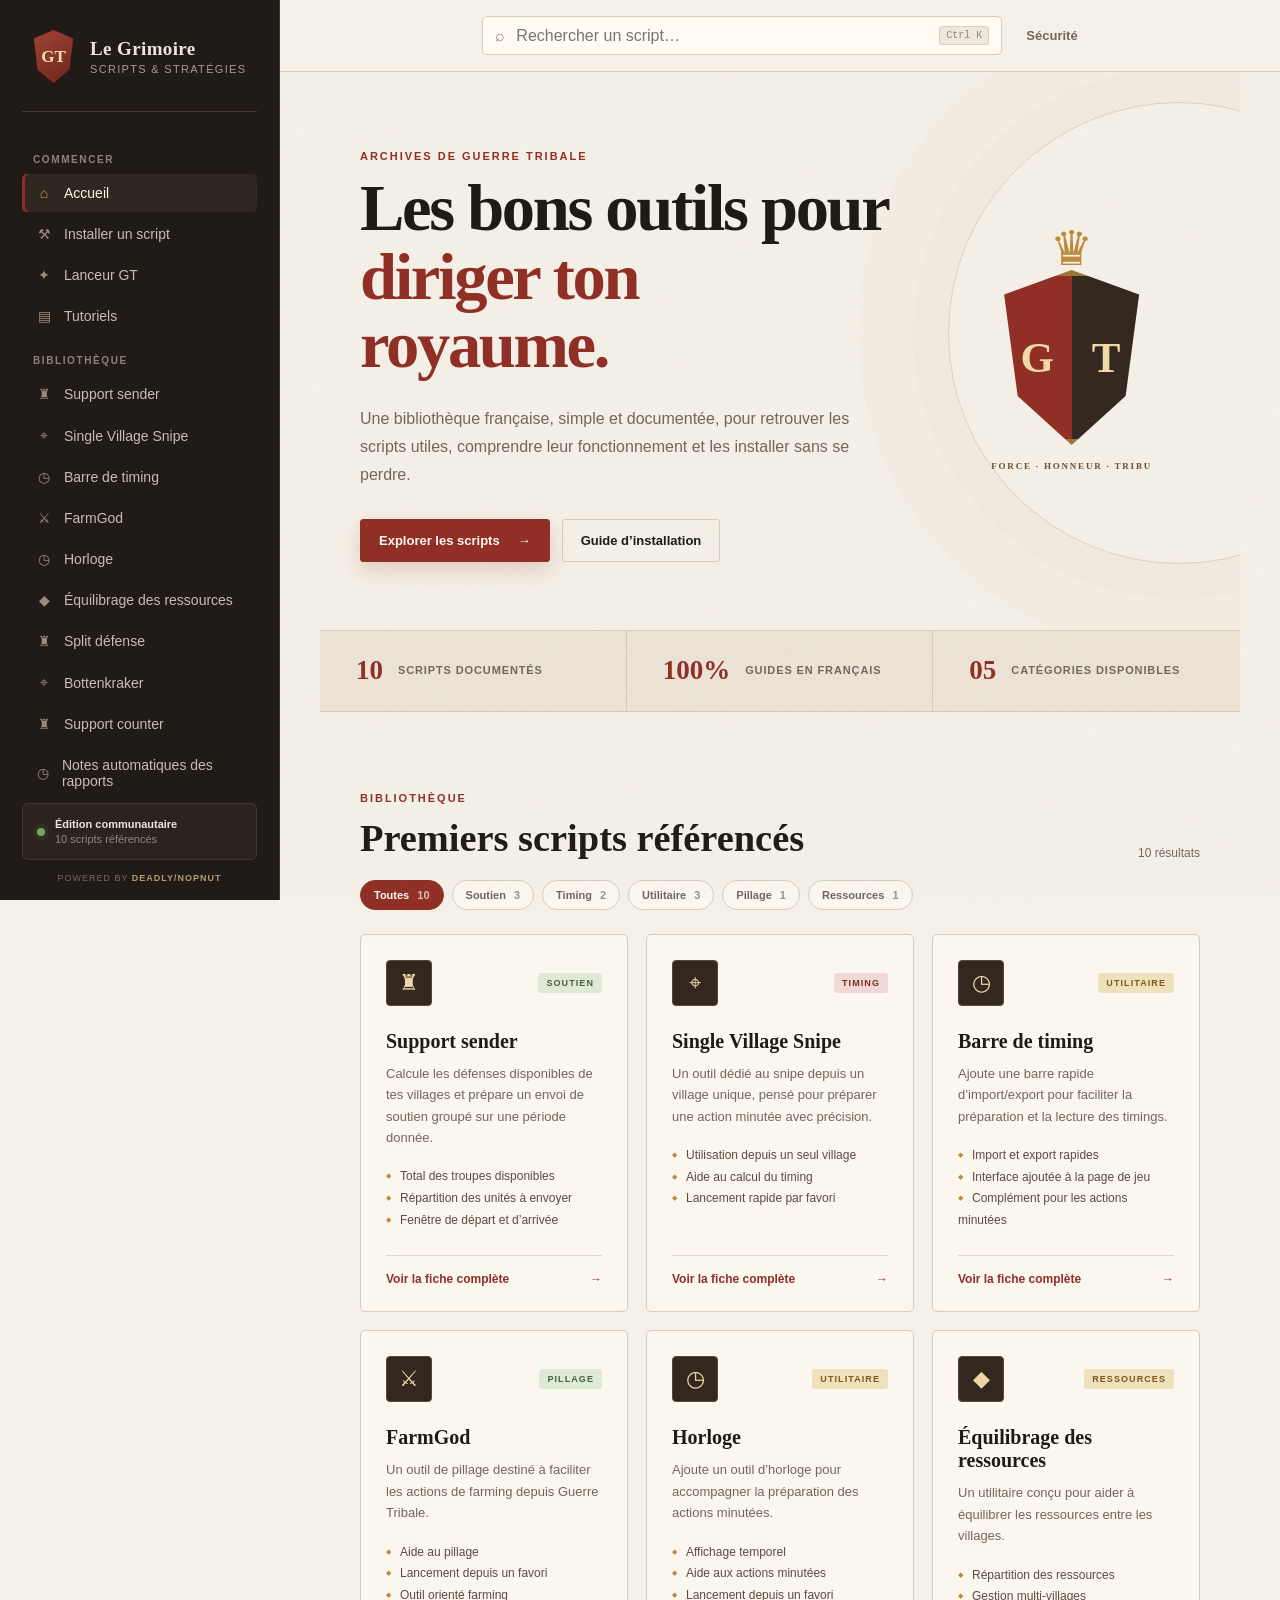
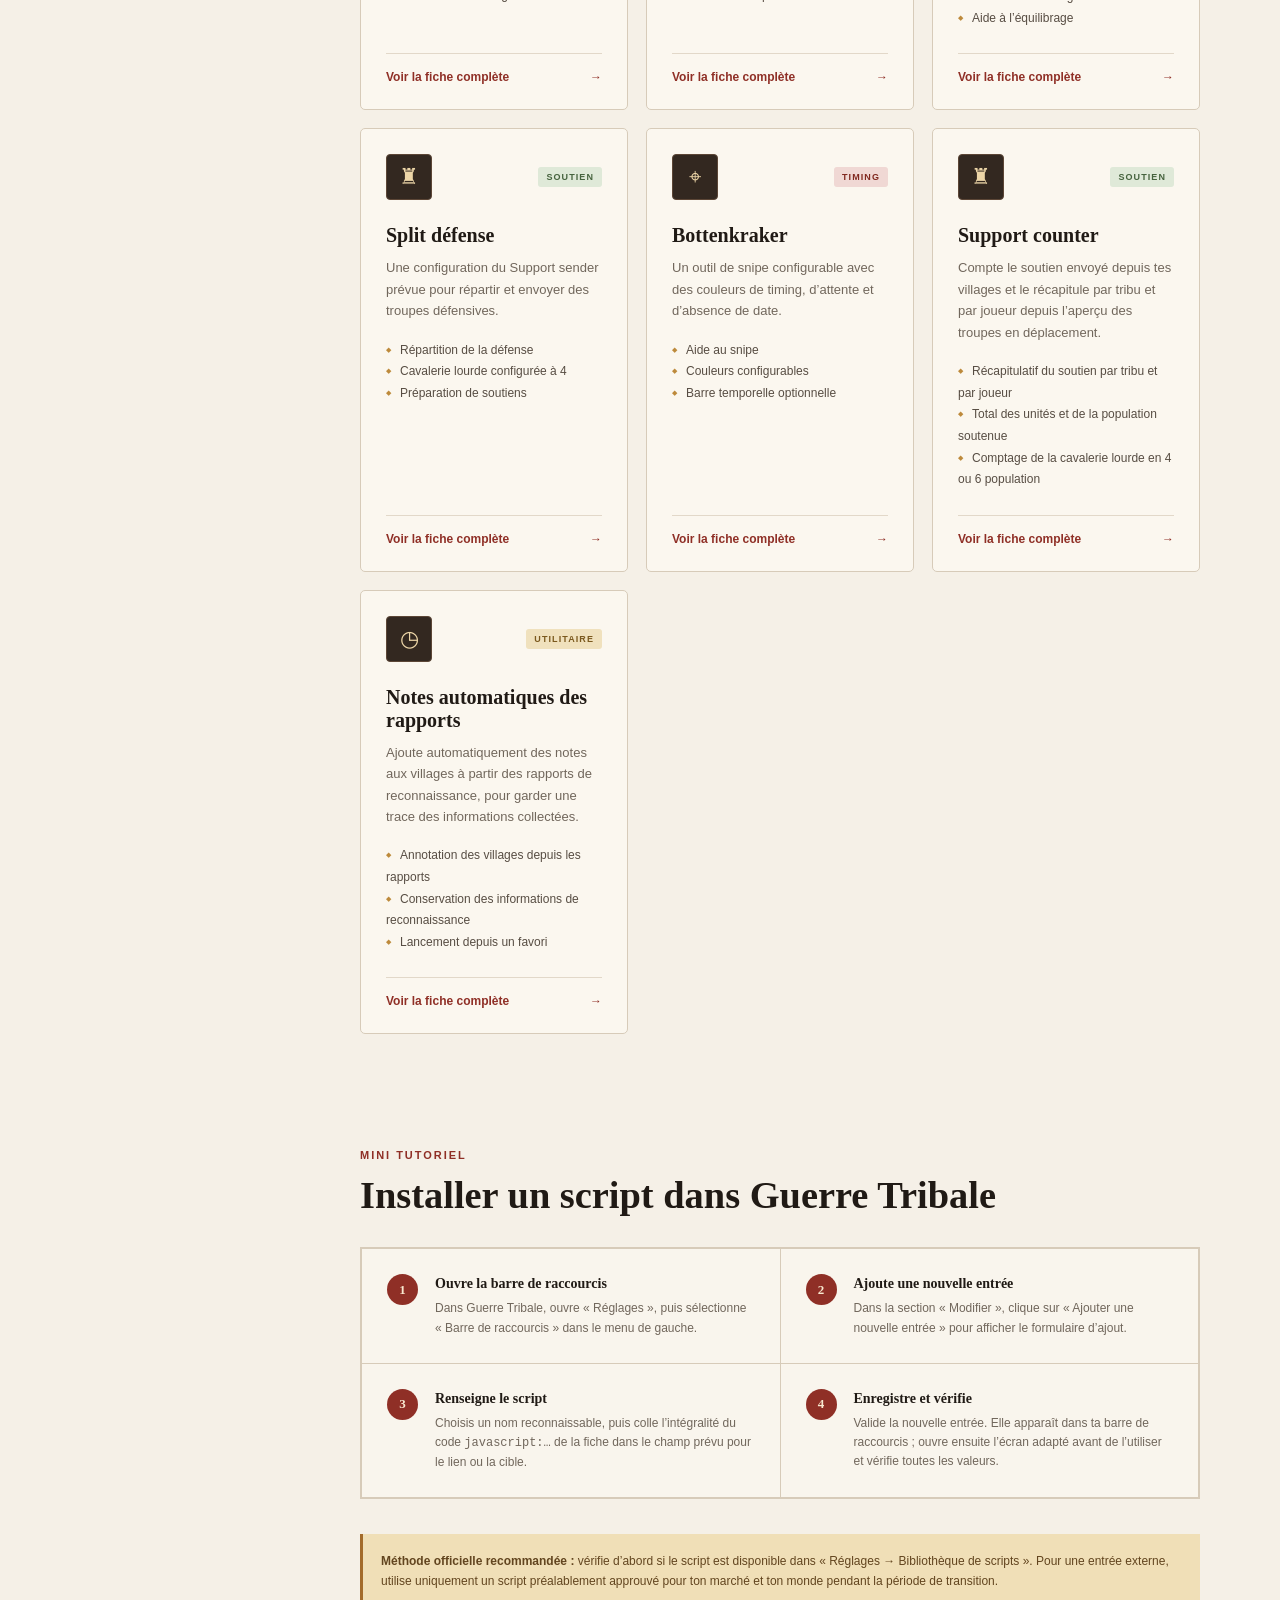
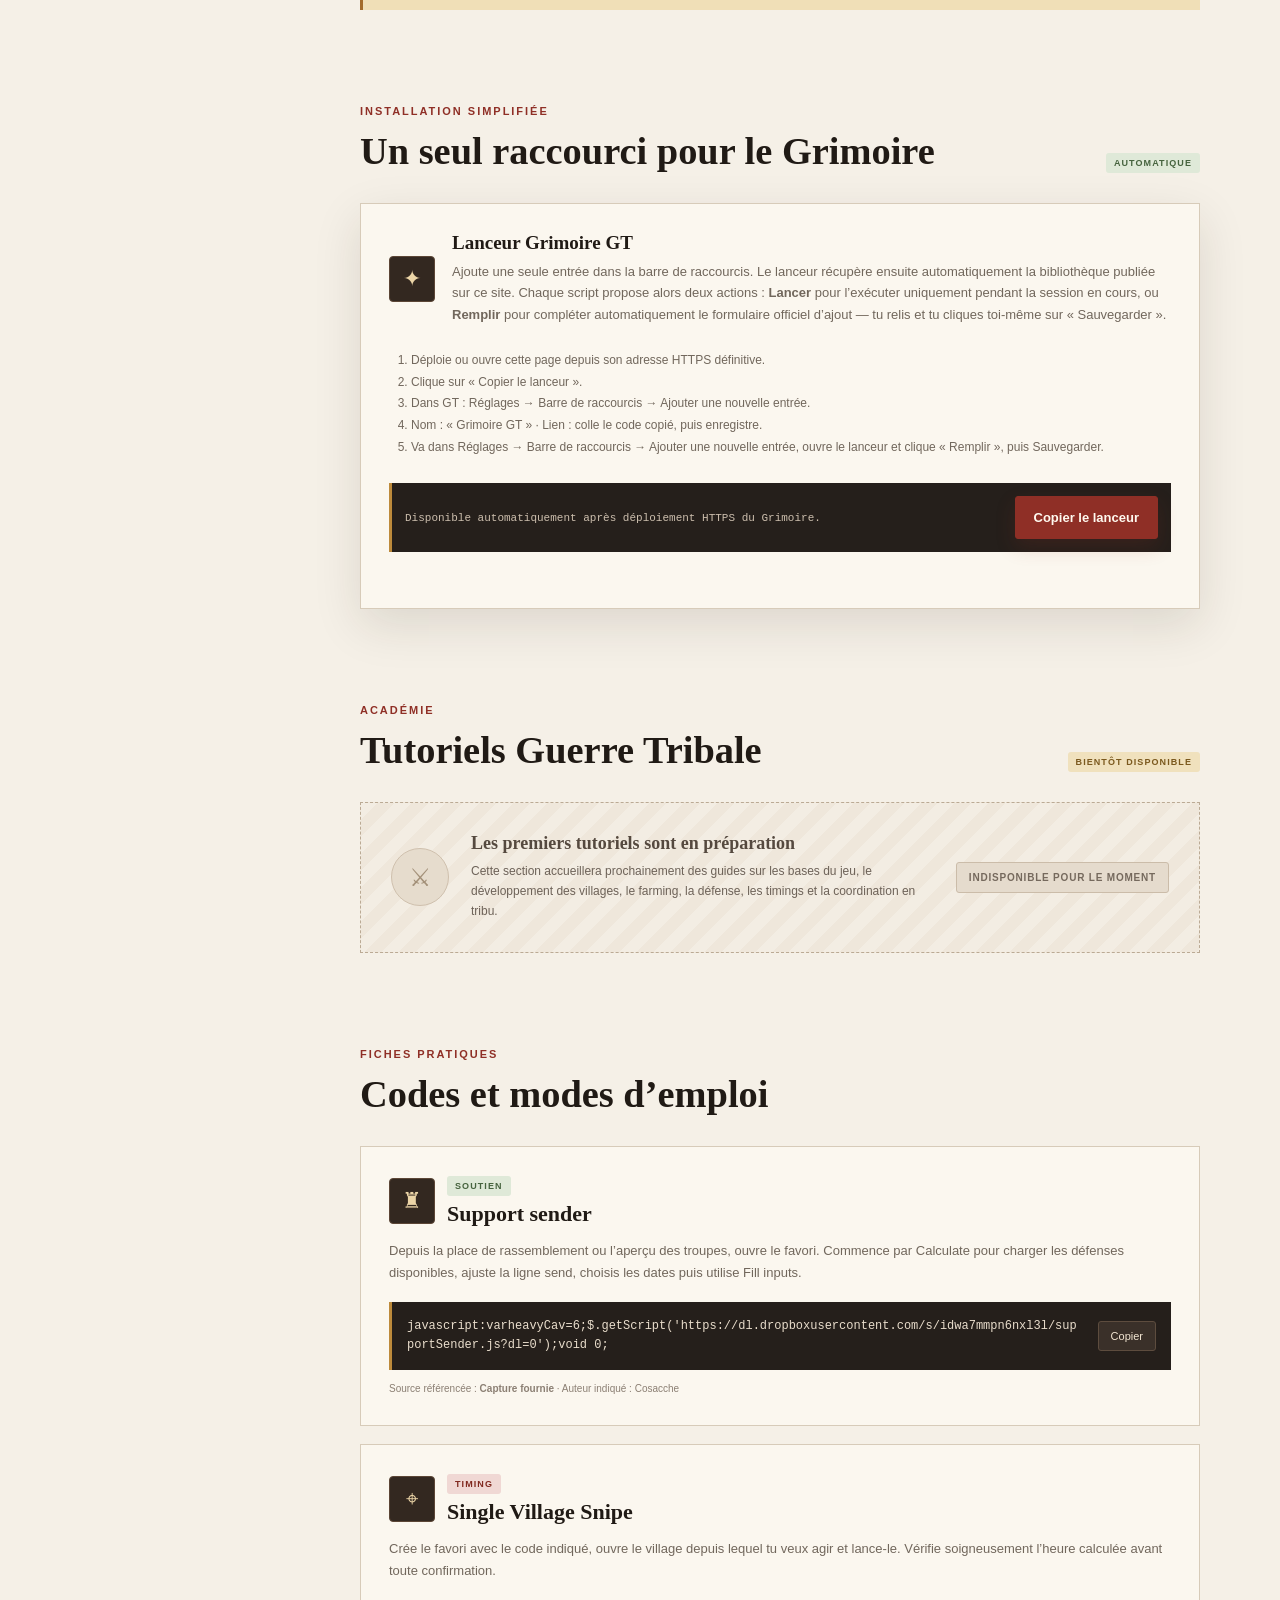
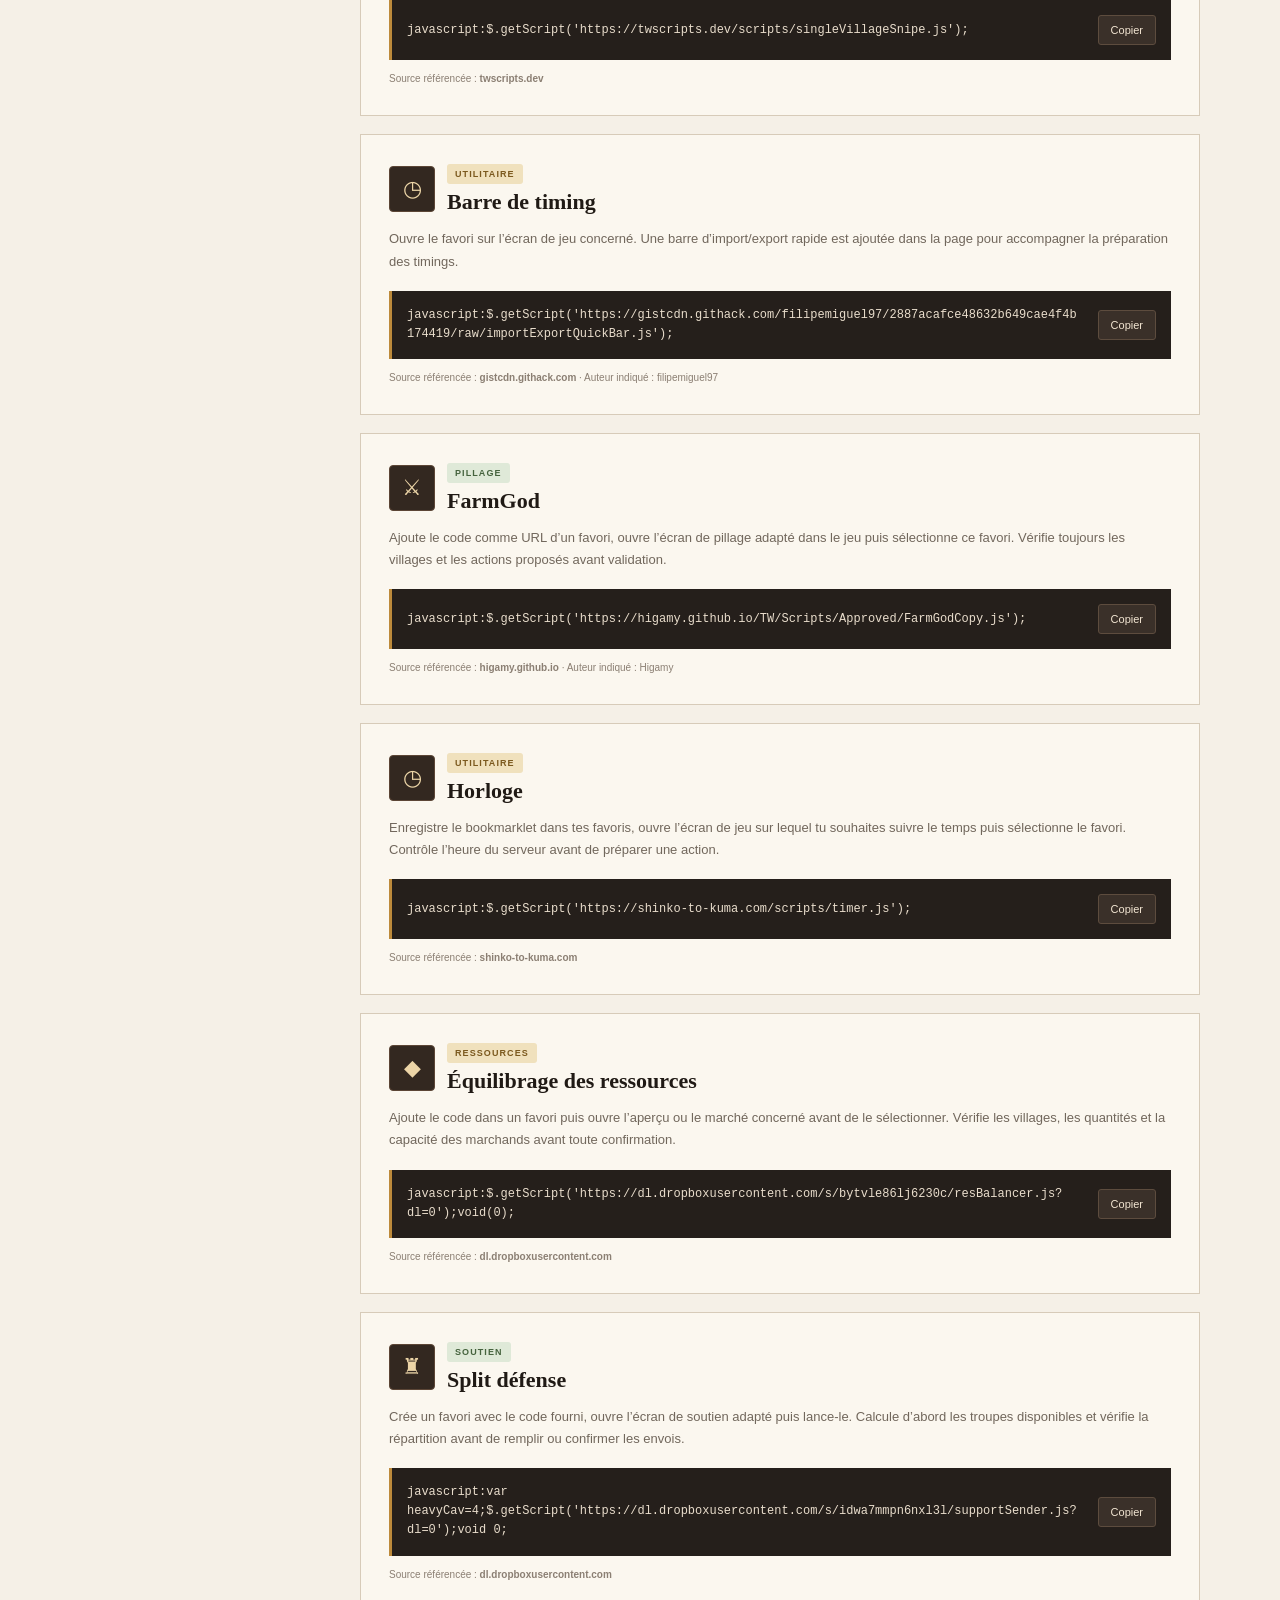
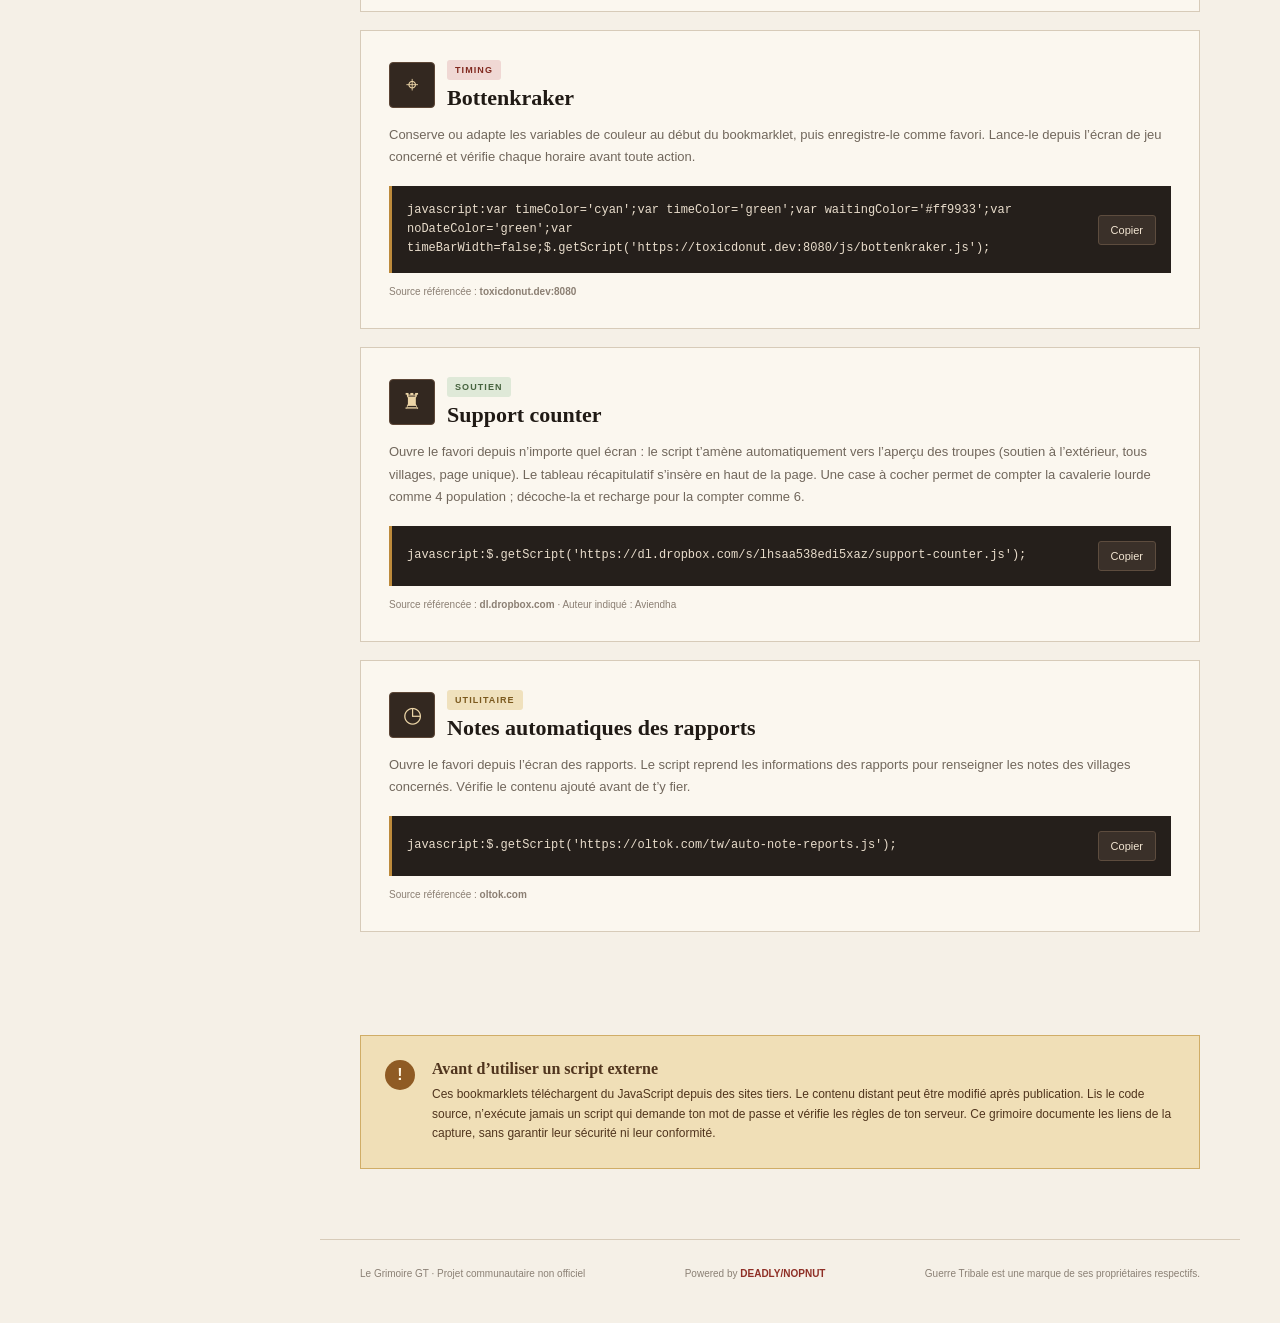
<file: index.html>
<!doctype html>
<html lang="fr">
  <head>
    <meta charset="UTF-8" />
    <meta name="viewport" content="width=device-width, initial-scale=1.0" />
    <meta http-equiv="Content-Security-Policy" content="default-src 'self'; script-src 'self'; style-src 'self' https://fonts.googleapis.com; font-src https://fonts.gstatic.com; img-src 'self' data:; connect-src 'self'; object-src 'none'; base-uri 'self'; form-action 'none'" />
    <meta
      name="description"
      content="Grimoire communautaire de scripts et guides pour Guerre Tribale."
    />
    <title>Le Grimoire GT — Scripts & guides</title>
    <link rel="preconnect" href="https://fonts.googleapis.com" />
    <link rel="preconnect" href="https://fonts.gstatic.com" crossorigin />
    <link
      href="https://fonts.googleapis.com/css2?family=Cinzel:wght@600;700;800&family=Inter:wght@400;500;600;700&display=swap"
      rel="stylesheet"
    />
    <link rel="stylesheet" href="styles.css" />
  </head>
  <body>
    <div class="page-shell">
      <aside class="sidebar" id="sidebar">
        <button class="menu-close" id="menuClose" type="button" aria-label="Fermer le menu">×</button>
        <a class="brand" href="#accueil" aria-label="Retour à l'accueil">
          <span class="brand-mark">GT</span>
          <span><strong>Le Grimoire</strong><small>Scripts & stratégies</small></span>
        </a>

        <nav aria-label="Navigation principale">
          <p class="nav-label">Commencer</p>
          <a class="nav-link active" href="#accueil"><span>⌂</span> Accueil</a>
          <a class="nav-link" href="#installation"><span>⚒</span> Installer un script</a>
          <a class="nav-link" href="#lanceur"><span>✦</span> Lanceur GT</a>
          <a class="nav-link" href="tutoriels/index.html"><span>▤</span> Tutoriels</a>

          <p class="nav-label">Bibliothèque</p>
          <div id="scriptNav"></div>
        </nav>

        <div class="sidebar-note">
          <span class="status-dot"></span>
          <div><strong>Édition communautaire</strong><small id="sidebarCount">Chargement…</small></div>
        </div>
        <p class="powered-by">Powered by <strong>DEADLY/NOPNUT</strong></p>
      </aside>
      <button class="menu-overlay" id="menuOverlay" type="button" aria-label="Fermer le menu"></button>

      <main>
        <header class="topbar">
          <button class="menu-button" id="menuButton" aria-label="Ouvrir le menu" aria-expanded="false">☰</button>
          <a class="mobile-logo" href="#accueil" aria-label="Le Grimoire GT — Accueil"><span>GT</span></a>
          <div class="search-wrap">
            <span>⌕</span>
            <input id="searchInput" type="search" placeholder="Rechercher un script…" aria-label="Rechercher" />
            <kbd>Ctrl K</kbd>
          </div>
          <a class="top-link" href="#securite">Sécurité</a>
        </header>

        <div class="content">
          <section class="hero" id="accueil">
            <div class="hero-copy">
              <span class="eyebrow">Archives de Guerre Tribale</span>
              <h1>Les bons outils pour<br /><em>diriger ton royaume.</em></h1>
              <p>
                Une bibliothèque française, simple et documentée, pour retrouver les scripts utiles,
                comprendre leur fonctionnement et les installer sans se perdre.
              </p>
              <div class="hero-actions">
                <a class="button button-primary" href="#bibliotheque">Explorer les scripts <span>→</span></a>
                <a class="button button-ghost" href="#installation">Guide d’installation</a>
              </div>
            </div>
            <div class="crest" aria-hidden="true">
              <div class="crest-crown">♛</div>
              <div class="crest-shield"><span>G</span><span>T</span></div>
              <p>Force · Honneur · Tribu</p>
            </div>
          </section>

          <section class="stats" aria-label="Statistiques du grimoire">
            <div><strong id="scriptCount">—</strong><span>Scripts documentés</span></div>
            <div><strong>100%</strong><span>Guides en français</span></div>
            <div><strong id="categoryCount">—</strong><span>Catégories disponibles</span></div>
          </section>

          <section class="section" id="bibliotheque">
            <div class="section-heading">
              <div><span class="eyebrow">Bibliothèque</span><h2>Premiers scripts référencés</h2></div>
              <span class="result-count" id="resultCount">Chargement…</span>
            </div>

            <div class="category-filters" id="categoryFilters" aria-label="Filtrer par catégorie"></div>
            <div class="script-grid" id="scriptGrid" aria-live="polite"></div>
            <p class="empty-state" id="emptyState" hidden>Aucun script ne correspond à cette recherche.</p>
          </section>

          <section class="section guide-section" id="installation">
            <div class="section-heading"><div><span class="eyebrow">Mini tutoriel</span><h2>Installer un script dans Guerre Tribale</h2></div></div>
            <ol class="steps">
              <li><span>1</span><div><strong>Ouvre la barre de raccourcis</strong><p>Dans Guerre Tribale, ouvre « Réglages », puis sélectionne « Barre de raccourcis » dans le menu de gauche.</p></div></li>
              <li><span>2</span><div><strong>Ajoute une nouvelle entrée</strong><p>Dans la section « Modifier », clique sur « Ajouter une nouvelle entrée » pour afficher le formulaire d’ajout.</p></div></li>
              <li><span>3</span><div><strong>Renseigne le script</strong><p>Choisis un nom reconnaissable, puis colle l’intégralité du code <code>javascript:…</code> de la fiche dans le champ prévu pour le lien ou la cible.</p></div></li>
              <li><span>4</span><div><strong>Enregistre et vérifie</strong><p>Valide la nouvelle entrée. Elle apparaît dans ta barre de raccourcis ; ouvre ensuite l’écran adapté avant de l’utiliser et vérifie toutes les valeurs.</p></div></li>
            </ol>
            <div class="doc-warning installation-note"><strong>Méthode officielle recommandée :</strong> vérifie d’abord si le script est disponible dans « Réglages → Bibliothèque de scripts ». Pour une entrée externe, utilise uniquement un script préalablement approuvé pour ton marché et ton monde pendant la période de transition.</div>
          </section>

          <section class="section launcher-section" id="lanceur">
            <div class="section-heading">
              <div><span class="eyebrow">Installation simplifiée</span><h2>Un seul raccourci pour le Grimoire</h2></div>
              <span class="badge badge-green">Automatique</span>
            </div>
            <div class="launcher-card">
              <div class="launcher-copy">
                <span class="script-icon">✦</span>
                <div><h3>Lanceur Grimoire GT</h3><p>Ajoute une seule entrée dans la barre de raccourcis. Le lanceur récupère ensuite automatiquement la bibliothèque publiée sur ce site. Chaque script propose alors deux actions : <strong>Lancer</strong> pour l’exécuter uniquement pendant la session en cours, ou <strong>Remplir</strong> pour compléter automatiquement le formulaire officiel d’ajout — tu relis et tu cliques toi-même sur « Sauvegarder ».</p></div>
              </div>
              <ol class="launcher-steps">
                <li>Déploie ou ouvre cette page depuis son adresse HTTPS définitive.</li>
                <li>Clique sur « Copier le lanceur ».</li>
                <li>Dans GT : Réglages → Barre de raccourcis → Ajouter une nouvelle entrée.</li>
                <li>Nom : « Grimoire GT » · Lien : colle le code copié, puis enregistre.</li>
                <li>Va dans Réglages → Barre de raccourcis → Ajouter une nouvelle entrée, ouvre le lanceur et clique « Remplir », puis Sauvegarder.</li>
              </ol>
              <div class="launcher-action">
                <code id="launcherPreview">Le lien sera généré automatiquement depuis l’adresse du site.</code>
                <button class="button button-primary" id="copyLauncher" type="button">Copier le lanceur</button>
              </div>
              <p class="launcher-status" id="launcherStatus" role="status" aria-live="polite"></p>
            </div>
          </section>

          <section class="section tutorials-section" id="tutoriels">
            <div class="section-heading">
              <div><span class="eyebrow">Académie</span><h2>Tutoriels Guerre Tribale</h2></div>
              <span class="badge badge-gold">Bientôt disponible</span>
            </div>
            <div class="unavailable-card">
              <span class="unavailable-icon">⚔</span>
              <div>
                <h3>Les premiers tutoriels sont en préparation</h3>
                <p>Cette section accueillera prochainement des guides sur les bases du jeu, le développement des villages, le farming, la défense, les timings et la coordination en tribu.</p>
              </div>
              <span class="unavailable-status">Indisponible pour le moment</span>
            </div>
          </section>

          <section class="section detail-section">
            <div class="section-heading"><div><span class="eyebrow">Fiches pratiques</span><h2>Codes et modes d’emploi</h2></div></div>

            <div id="scriptDetails"></div>
          </section>

          <section class="warning" id="securite">
            <span>!</span>
            <div><strong>Avant d’utiliser un script externe</strong><p>Ces bookmarklets téléchargent du JavaScript depuis des sites tiers. Le contenu distant peut être modifié après publication. Lis le code source, n’exécute jamais un script qui demande ton mot de passe et vérifie les règles de ton serveur. Ce grimoire documente les liens de la capture, sans garantir leur sécurité ni leur conformité.</p></div>
          </section>

          <footer><span>Le Grimoire GT · Projet communautaire non officiel</span><span>Powered by <strong>DEADLY/NOPNUT</strong></span><span>Guerre Tribale est une marque de ses propriétaires respectifs.</span></footer>
        </div>
      </main>
    </div>

    <div class="toast" id="toast" role="status" aria-live="polite">Code copié dans le presse-papiers.</div>
    <script src="data/scripts-data.js"></script>
    <script src="app.js"></script>
  </body>
</html>
</file>
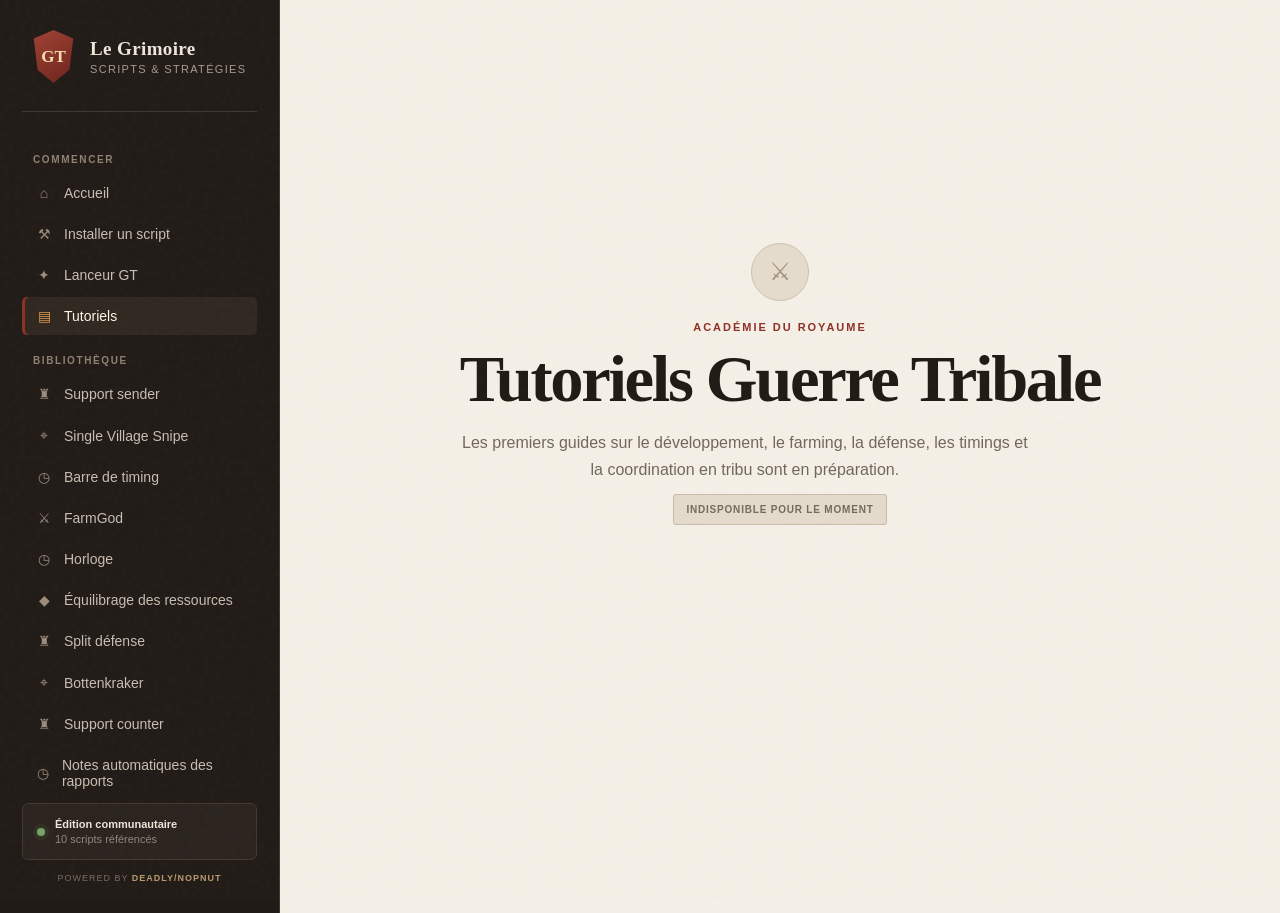
<file: tutoriels/index.html>
<!doctype html>
<html lang="fr">
  <head>
    <meta charset="UTF-8" />
    <meta name="viewport" content="width=device-width, initial-scale=1" />
    <meta http-equiv="Content-Security-Policy" content="default-src 'self'; script-src 'self'; style-src 'self' https://fonts.googleapis.com; font-src https://fonts.gstatic.com; img-src 'self' data:; connect-src 'self'; object-src 'none'; base-uri 'self'; form-action 'none'" />
    <title>Tutoriels — Le Grimoire GT</title>
    <link rel="preconnect" href="https://fonts.googleapis.com" />
    <link rel="preconnect" href="https://fonts.gstatic.com" crossorigin />
    <link href="https://fonts.googleapis.com/css2?family=Cinzel:wght@600;700;800&family=Inter:wght@400;500;600;700&display=swap" rel="stylesheet" />
    <link rel="stylesheet" href="../styles.css" />
  </head>
  <body class="doc-body">
    <div class="doc-layout">
      <aside class="doc-sidebar"></aside>
      <main class="doc-main">
        <div class="doc-container tutorial-placeholder">
          <div>
            <span class="unavailable-icon">⚔</span>
            <span class="eyebrow">Académie du royaume</span>
            <h1>Tutoriels Guerre Tribale</h1>
            <p>Les premiers guides sur le développement, le farming, la défense, les timings et la coordination en tribu sont en préparation.</p>
            <span class="unavailable-status">Indisponible pour le moment</span>
          </div>
        </div>
      </main>
    </div>
    <script src="../data/scripts-data.js"></script>
    <script src="../site-sidebar.js"></script>
  </body>
</html>
</file>
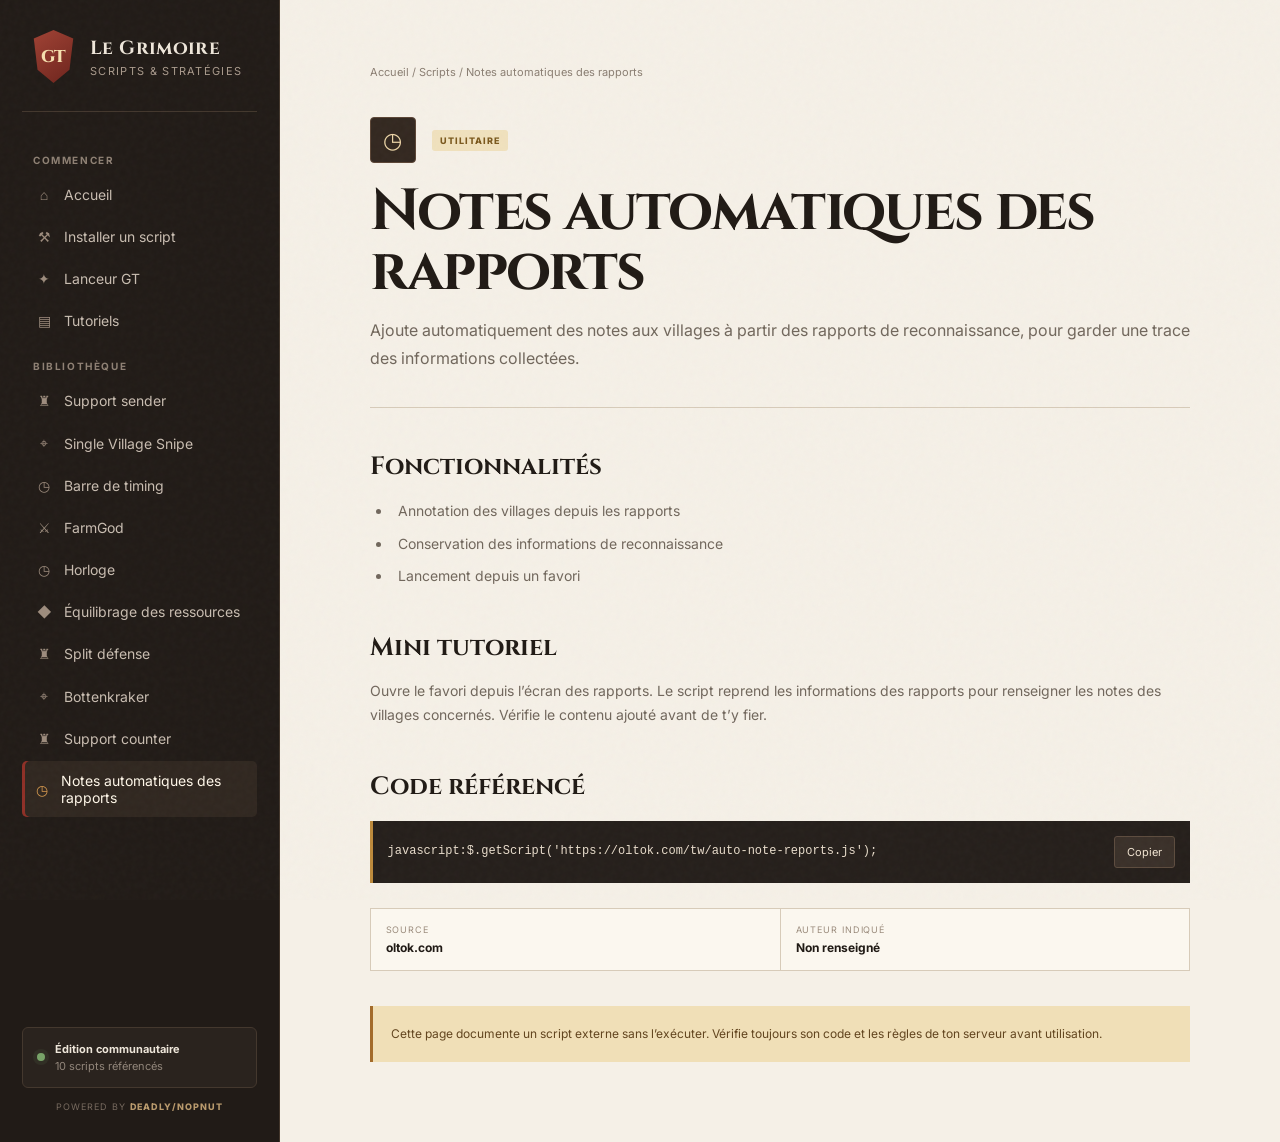
<file: scripts/auto-note-reports.html>
<!doctype html>
<html lang="fr"><head><meta charset="UTF-8"><meta name="viewport" content="width=device-width,initial-scale=1"><title>Notes automatiques des rapports — Le Grimoire GT</title><link rel="preconnect" href="https://fonts.googleapis.com"><link rel="preconnect" href="https://fonts.gstatic.com" crossorigin><link href="https://fonts.googleapis.com/css2?family=Cinzel:wght@600;700;800&family=Inter:wght@400;500;600;700&display=swap" rel="stylesheet"><link rel="stylesheet" href="../styles.css"></head>
<body class="doc-body" data-script-id="auto-note-reports"><div class="doc-layout"><aside class="doc-sidebar"></aside><main class="doc-main"><div class="doc-container"><div class="doc-breadcrumb"><a href="../index.html">Accueil</a> / Scripts / Notes automatiques des rapports</div><p class="doc-loading" id="pageLoading">Chargement de la fiche…</p><article id="scriptPage" hidden><header class="doc-header"><div class="doc-header-row"><span class="script-icon" id="pageIcon"></span><span id="pageCategory"></span></div><h1 id="pageTitle"></h1><p class="doc-lead" id="pageDescription"></p></header><div class="doc-content"><h2>Fonctionnalités</h2><ul id="pageFeatures"></ul><h2>Mini tutoriel</h2><p id="pageTutorial"></p><h2>Code référencé</h2><div class="code-block"><code id="pageCode"></code><button class="copy-button" id="copyPageCode">Copier</button></div><div class="doc-meta"><div><small>Source</small><strong id="pageSource"></strong></div><div><small>Auteur indiqué</small><strong id="pageAuthor"></strong></div></div><div class="doc-warning">Cette page documente un script externe sans l’exécuter. Vérifie toujours son code et les règles de ton serveur avant utilisation.</div></div></article></div></main></div><script src="../data/scripts-data.js"></script><script src="../script-page.js"></script></body></html>
</file>
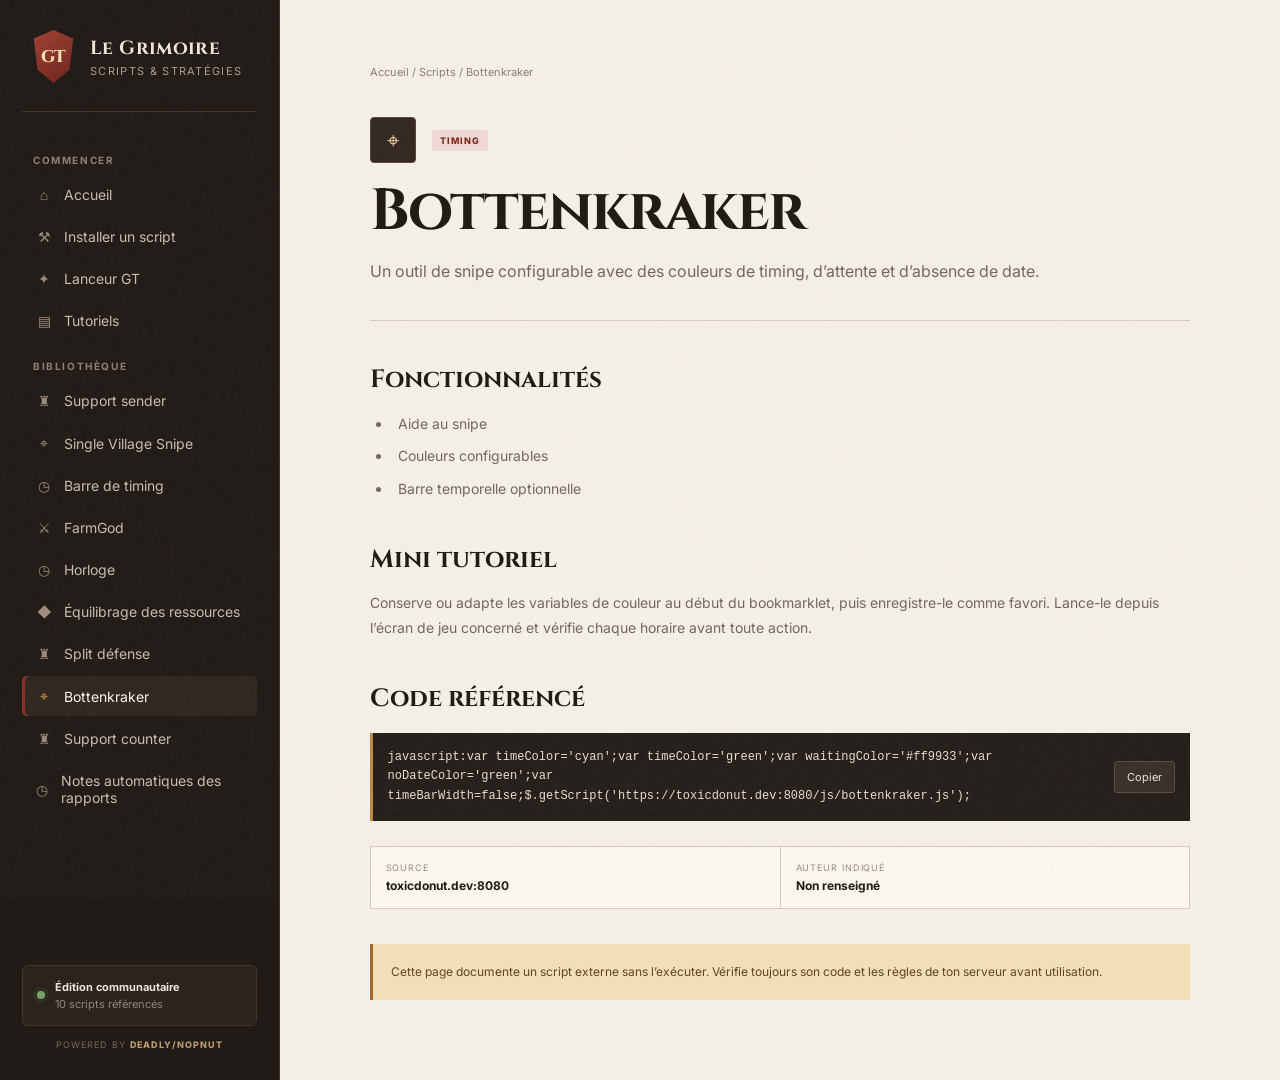
<file: scripts/bottenkraker.html>
<!doctype html>
<html lang="fr"><head><meta charset="UTF-8"><meta name="viewport" content="width=device-width,initial-scale=1"><title>Bottenkraker — Le Grimoire GT</title><link rel="preconnect" href="https://fonts.googleapis.com"><link rel="preconnect" href="https://fonts.gstatic.com" crossorigin><link href="https://fonts.googleapis.com/css2?family=Cinzel:wght@600;700;800&family=Inter:wght@400;500;600;700&display=swap" rel="stylesheet"><link rel="stylesheet" href="../styles.css"></head>
<body class="doc-body" data-script-id="bottenkraker"><div class="doc-layout"><aside class="doc-sidebar"></aside><main class="doc-main"><div class="doc-container"><div class="doc-breadcrumb"><a href="../index.html">Accueil</a> / Scripts / Bottenkraker</div><p class="doc-loading" id="pageLoading">Chargement de la fiche…</p><article id="scriptPage" hidden><header class="doc-header"><div class="doc-header-row"><span class="script-icon" id="pageIcon"></span><span id="pageCategory"></span></div><h1 id="pageTitle"></h1><p class="doc-lead" id="pageDescription"></p></header><div class="doc-content"><h2>Fonctionnalités</h2><ul id="pageFeatures"></ul><h2>Mini tutoriel</h2><p id="pageTutorial"></p><h2>Code référencé</h2><div class="code-block"><code id="pageCode"></code><button class="copy-button" id="copyPageCode">Copier</button></div><div class="doc-meta"><div><small>Source</small><strong id="pageSource"></strong></div><div><small>Auteur indiqué</small><strong id="pageAuthor"></strong></div></div><div class="doc-warning">Cette page documente un script externe sans l’exécuter. Vérifie toujours son code et les règles de ton serveur avant utilisation.</div></div></article></div></main></div><script src="../data/scripts-data.js"></script><script src="../script-page.js"></script></body></html>
</file>
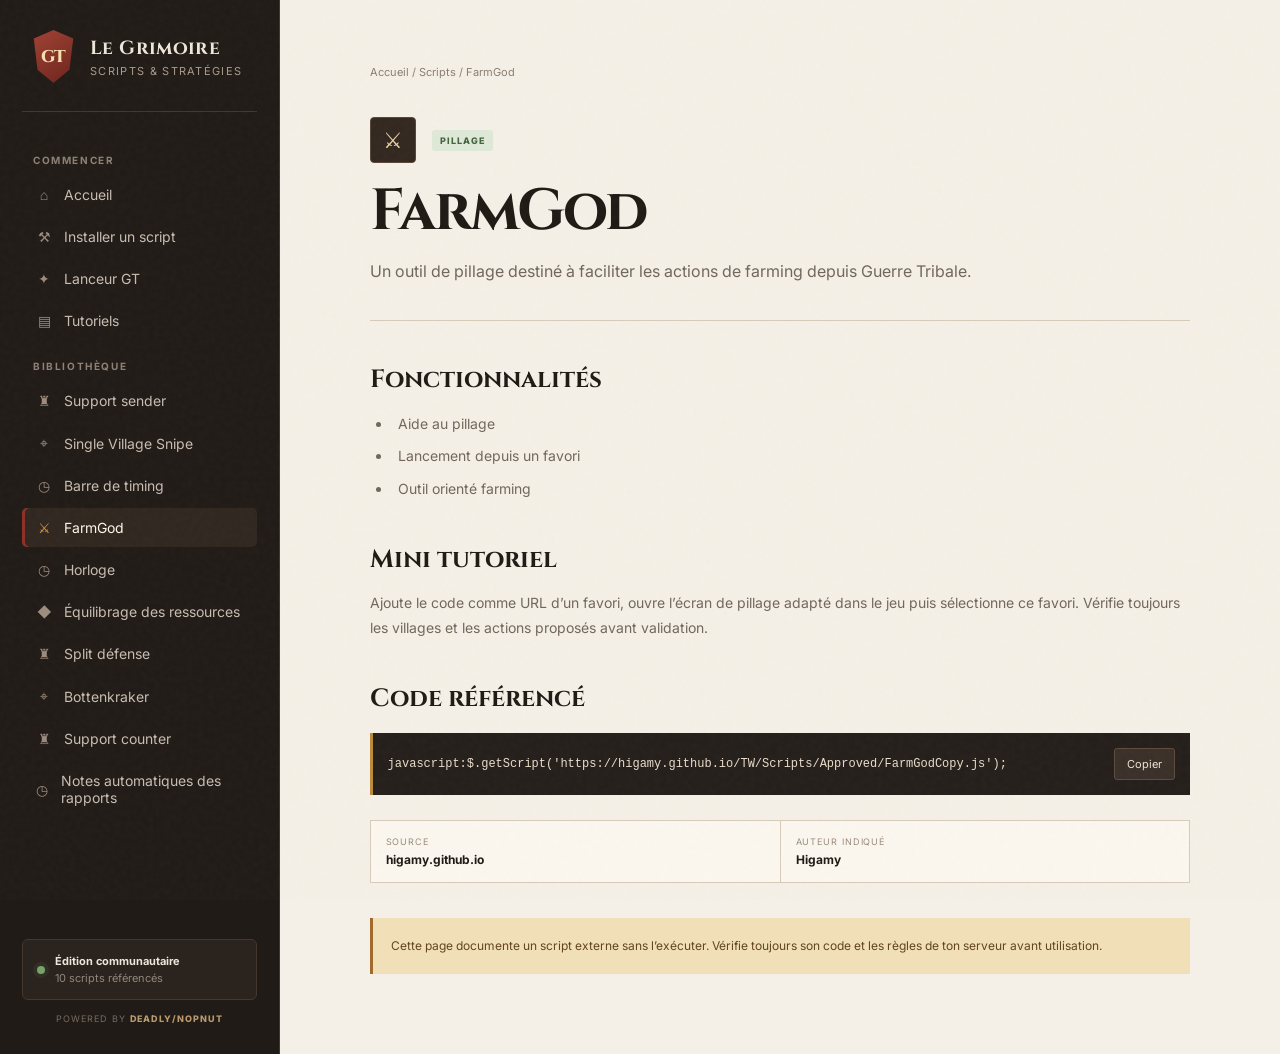
<file: scripts/farmgod.html>
<!doctype html>
<html lang="fr"><head><meta charset="UTF-8"><meta name="viewport" content="width=device-width,initial-scale=1"><title>FarmGod — Le Grimoire GT</title><link rel="preconnect" href="https://fonts.googleapis.com"><link rel="preconnect" href="https://fonts.gstatic.com" crossorigin><link href="https://fonts.googleapis.com/css2?family=Cinzel:wght@600;700;800&family=Inter:wght@400;500;600;700&display=swap" rel="stylesheet"><link rel="stylesheet" href="../styles.css"></head>
<body class="doc-body" data-script-id="farmgod"><div class="doc-layout"><aside class="doc-sidebar"></aside><main class="doc-main"><div class="doc-container"><div class="doc-breadcrumb"><a href="../index.html">Accueil</a> / Scripts / FarmGod</div><p class="doc-loading" id="pageLoading">Chargement de la fiche…</p><article id="scriptPage" hidden><header class="doc-header"><div class="doc-header-row"><span class="script-icon" id="pageIcon"></span><span id="pageCategory"></span></div><h1 id="pageTitle"></h1><p class="doc-lead" id="pageDescription"></p></header><div class="doc-content"><h2>Fonctionnalités</h2><ul id="pageFeatures"></ul><h2>Mini tutoriel</h2><p id="pageTutorial"></p><h2>Code référencé</h2><div class="code-block"><code id="pageCode"></code><button class="copy-button" id="copyPageCode">Copier</button></div><div class="doc-meta"><div><small>Source</small><strong id="pageSource"></strong></div><div><small>Auteur indiqué</small><strong id="pageAuthor"></strong></div></div><div class="doc-warning">Cette page documente un script externe sans l’exécuter. Vérifie toujours son code et les règles de ton serveur avant utilisation.</div></div></article></div></main></div><script src="../data/scripts-data.js"></script><script src="../script-page.js"></script></body></html>
</file>
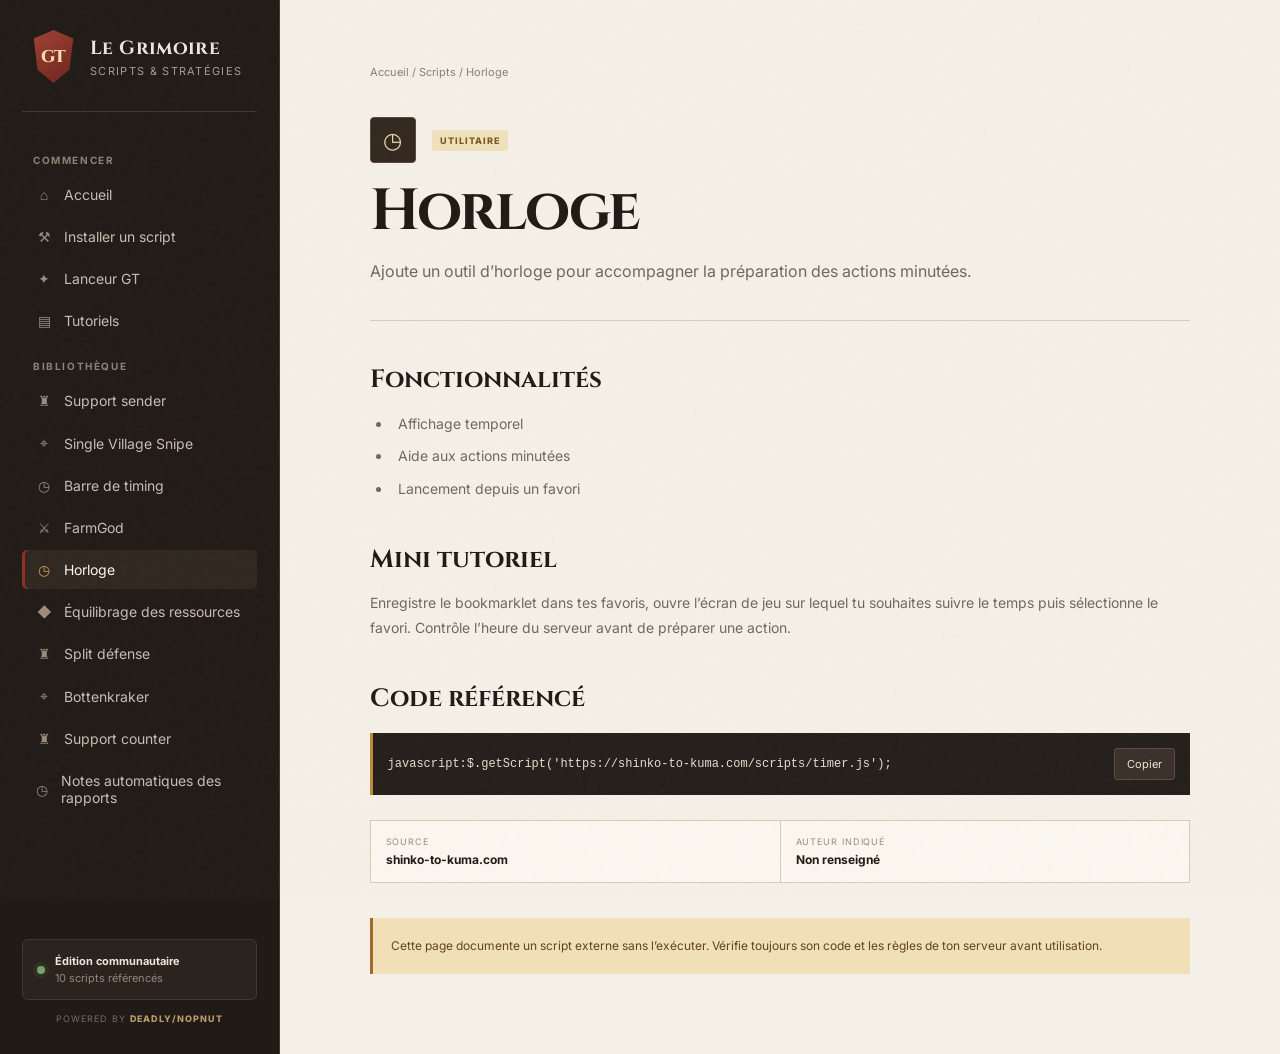
<file: scripts/horloge.html>
<!doctype html>
<html lang="fr"><head><meta charset="UTF-8"><meta name="viewport" content="width=device-width,initial-scale=1"><title>Horloge — Le Grimoire GT</title><link rel="preconnect" href="https://fonts.googleapis.com"><link rel="preconnect" href="https://fonts.gstatic.com" crossorigin><link href="https://fonts.googleapis.com/css2?family=Cinzel:wght@600;700;800&family=Inter:wght@400;500;600;700&display=swap" rel="stylesheet"><link rel="stylesheet" href="../styles.css"></head>
<body class="doc-body" data-script-id="horloge"><div class="doc-layout"><aside class="doc-sidebar"></aside><main class="doc-main"><div class="doc-container"><div class="doc-breadcrumb"><a href="../index.html">Accueil</a> / Scripts / Horloge</div><p class="doc-loading" id="pageLoading">Chargement de la fiche…</p><article id="scriptPage" hidden><header class="doc-header"><div class="doc-header-row"><span class="script-icon" id="pageIcon"></span><span id="pageCategory"></span></div><h1 id="pageTitle"></h1><p class="doc-lead" id="pageDescription"></p></header><div class="doc-content"><h2>Fonctionnalités</h2><ul id="pageFeatures"></ul><h2>Mini tutoriel</h2><p id="pageTutorial"></p><h2>Code référencé</h2><div class="code-block"><code id="pageCode"></code><button class="copy-button" id="copyPageCode">Copier</button></div><div class="doc-meta"><div><small>Source</small><strong id="pageSource"></strong></div><div><small>Auteur indiqué</small><strong id="pageAuthor"></strong></div></div><div class="doc-warning">Cette page documente un script externe sans l’exécuter. Vérifie toujours son code et les règles de ton serveur avant utilisation.</div></div></article></div></main></div><script src="../data/scripts-data.js"></script><script src="../script-page.js"></script></body></html>
</file>
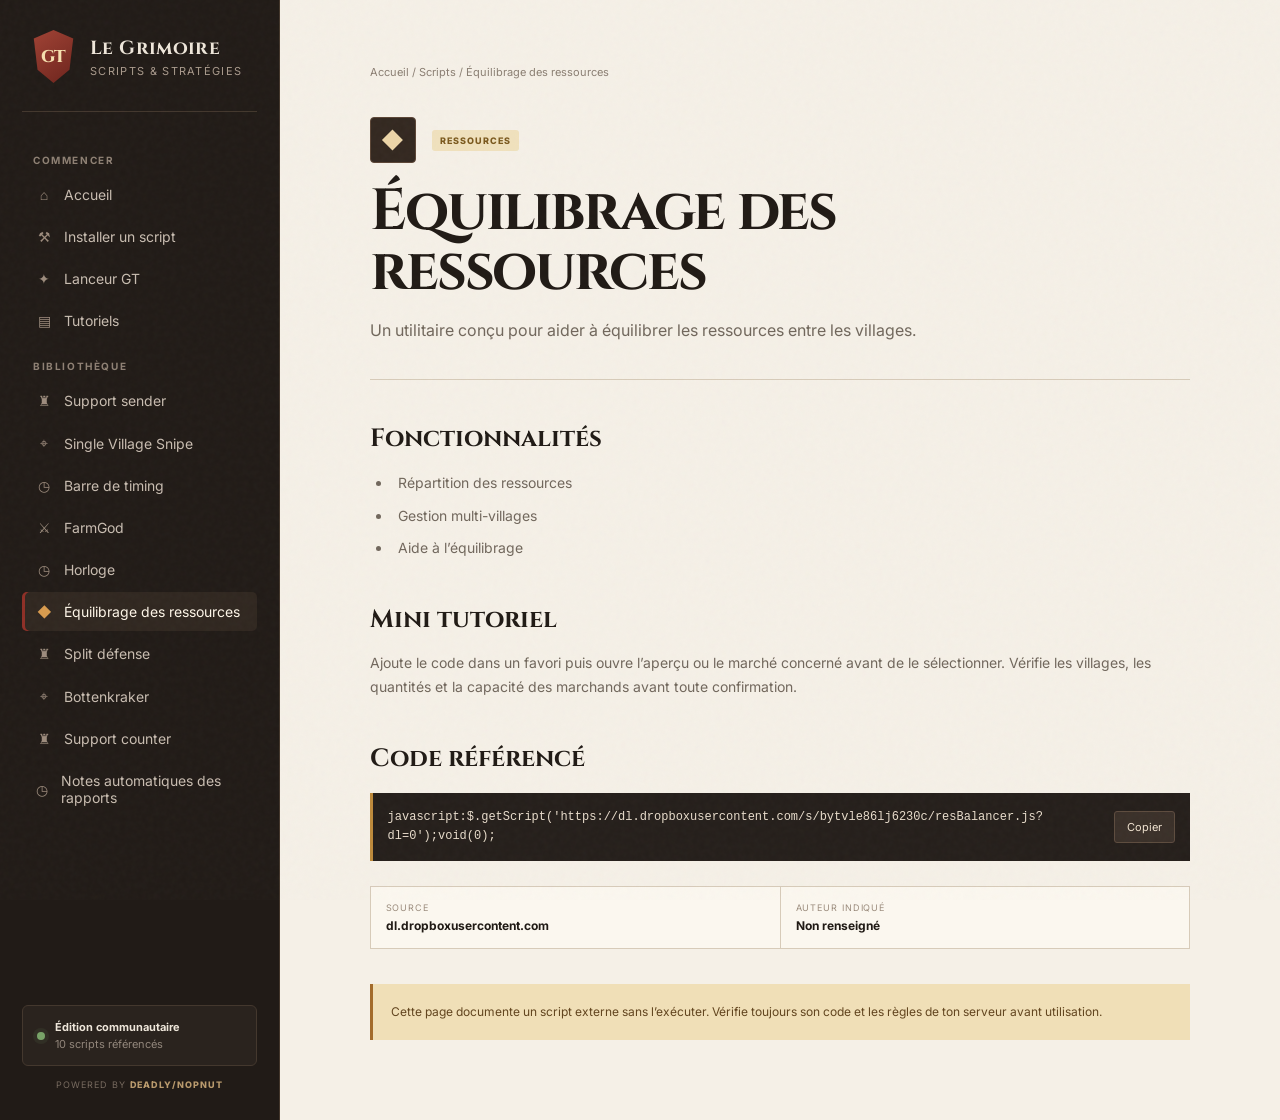
<file: scripts/resource-balancer.html>
<!doctype html>
<html lang="fr"><head><meta charset="UTF-8"><meta name="viewport" content="width=device-width,initial-scale=1"><title>Équilibrage des ressources — Le Grimoire GT</title><link rel="preconnect" href="https://fonts.googleapis.com"><link rel="preconnect" href="https://fonts.gstatic.com" crossorigin><link href="https://fonts.googleapis.com/css2?family=Cinzel:wght@600;700;800&family=Inter:wght@400;500;600;700&display=swap" rel="stylesheet"><link rel="stylesheet" href="../styles.css"></head>
<body class="doc-body" data-script-id="resource-balancer"><div class="doc-layout"><aside class="doc-sidebar"></aside><main class="doc-main"><div class="doc-container"><div class="doc-breadcrumb"><a href="../index.html">Accueil</a> / Scripts / Équilibrage des ressources</div><p class="doc-loading" id="pageLoading">Chargement de la fiche…</p><article id="scriptPage" hidden><header class="doc-header"><div class="doc-header-row"><span class="script-icon" id="pageIcon"></span><span id="pageCategory"></span></div><h1 id="pageTitle"></h1><p class="doc-lead" id="pageDescription"></p></header><div class="doc-content"><h2>Fonctionnalités</h2><ul id="pageFeatures"></ul><h2>Mini tutoriel</h2><p id="pageTutorial"></p><h2>Code référencé</h2><div class="code-block"><code id="pageCode"></code><button class="copy-button" id="copyPageCode">Copier</button></div><div class="doc-meta"><div><small>Source</small><strong id="pageSource"></strong></div><div><small>Auteur indiqué</small><strong id="pageAuthor"></strong></div></div><div class="doc-warning">Cette page documente un script externe sans l’exécuter. Vérifie toujours son code et les règles de ton serveur avant utilisation.</div></div></article></div></main></div><script src="../data/scripts-data.js"></script><script src="../script-page.js"></script></body></html>
</file>
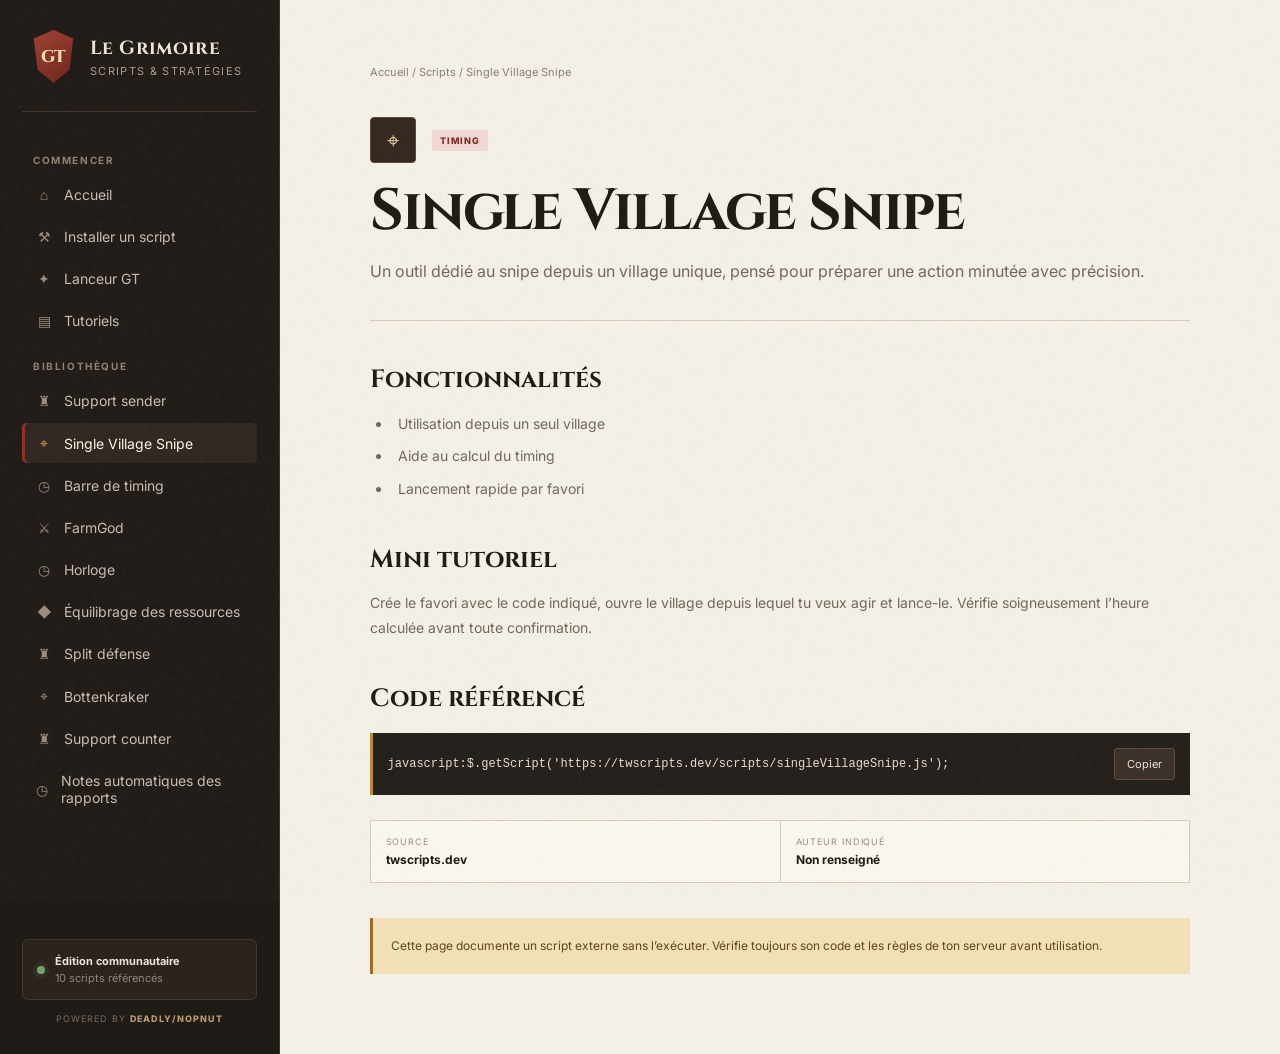
<file: scripts/single-village-snipe.html>
<!doctype html>
<html lang="fr">
<head><meta charset="UTF-8"><meta name="viewport" content="width=device-width,initial-scale=1"><title>Single Village Snipe — Le Grimoire GT</title><link rel="preconnect" href="https://fonts.googleapis.com"><link rel="preconnect" href="https://fonts.gstatic.com" crossorigin><link href="https://fonts.googleapis.com/css2?family=Cinzel:wght@600;700;800&family=Inter:wght@400;500;600;700&display=swap" rel="stylesheet"><link rel="stylesheet" href="../styles.css"></head>
<body class="doc-body" data-script-id="single-village-snipe"><div class="doc-layout"><aside class="doc-sidebar"><a class="brand" href="../index.html"><span class="brand-mark">GT</span><span><strong>Le Grimoire</strong><small>Scripts & stratégies</small></span></a><a class="doc-back" href="../index.html#bibliotheque">← Retour à la bibliothèque</a><nav><p class="doc-menu-title">Scripts</p><a class="doc-menu-link" href="support-sender.html">Support sender</a><a class="doc-menu-link active" href="single-village-snipe.html">Single Village Snipe</a><a class="doc-menu-link" href="timing-bar.html">Barre de timing</a><p class="doc-menu-title">Guides</p><a class="doc-menu-link" href="../tutoriels/index.html">Tutoriels</a></nav></aside><main class="doc-main"><div class="doc-container"><div class="doc-breadcrumb"><a href="../index.html">Accueil</a> / Scripts / Single Village Snipe</div><p class="doc-loading" id="pageLoading">Chargement de la fiche…</p><article id="scriptPage" hidden><header class="doc-header"><div class="doc-header-row"><span class="script-icon" id="pageIcon"></span><span id="pageCategory"></span></div><h1 id="pageTitle"></h1><p class="doc-lead" id="pageDescription"></p></header><div class="doc-content"><h2>Fonctionnalités</h2><ul id="pageFeatures"></ul><h2>Mini tutoriel</h2><p id="pageTutorial"></p><h2>Code référencé</h2><div class="code-block"><code id="pageCode"></code><button class="copy-button" id="copyPageCode">Copier</button></div><div class="doc-meta"><div><small>Source</small><strong id="pageSource"></strong></div><div><small>Auteur indiqué</small><strong id="pageAuthor"></strong></div></div><div class="doc-warning">Cette page documente un script externe sans l’exécuter. Vérifie toujours son code et les règles de ton serveur avant utilisation.</div></div></article></div></main></div><script src="../data/scripts-data.js"></script><script src="../script-page.js"></script></body></html>
</file>
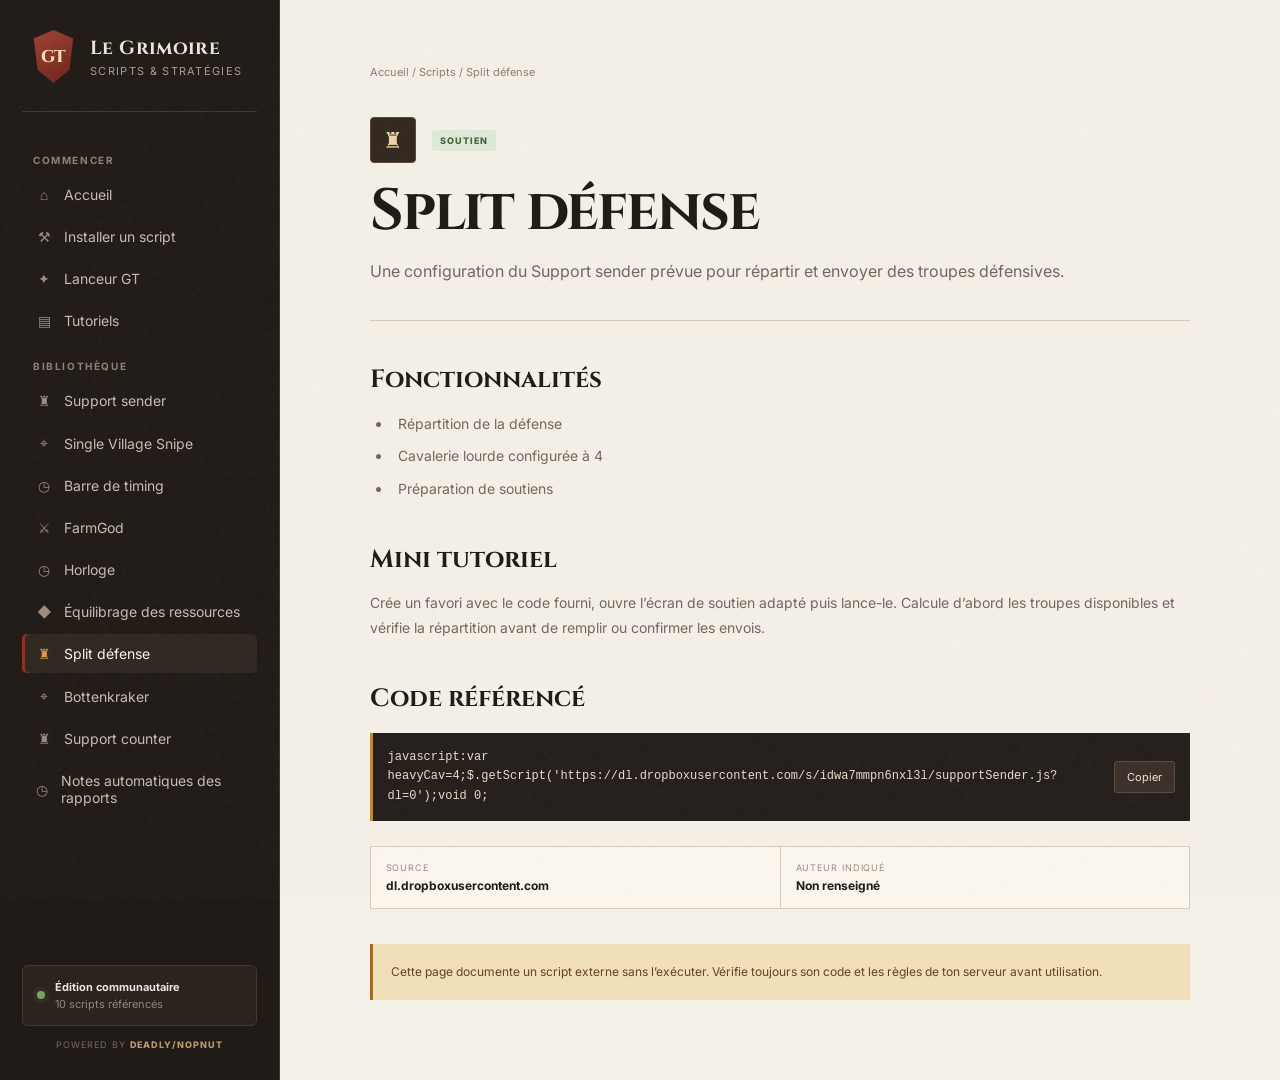
<file: scripts/split-defense.html>
<!doctype html>
<html lang="fr"><head><meta charset="UTF-8"><meta name="viewport" content="width=device-width,initial-scale=1"><title>Split défense — Le Grimoire GT</title><link rel="preconnect" href="https://fonts.googleapis.com"><link rel="preconnect" href="https://fonts.gstatic.com" crossorigin><link href="https://fonts.googleapis.com/css2?family=Cinzel:wght@600;700;800&family=Inter:wght@400;500;600;700&display=swap" rel="stylesheet"><link rel="stylesheet" href="../styles.css"></head>
<body class="doc-body" data-script-id="split-defense"><div class="doc-layout"><aside class="doc-sidebar"></aside><main class="doc-main"><div class="doc-container"><div class="doc-breadcrumb"><a href="../index.html">Accueil</a> / Scripts / Split défense</div><p class="doc-loading" id="pageLoading">Chargement de la fiche…</p><article id="scriptPage" hidden><header class="doc-header"><div class="doc-header-row"><span class="script-icon" id="pageIcon"></span><span id="pageCategory"></span></div><h1 id="pageTitle"></h1><p class="doc-lead" id="pageDescription"></p></header><div class="doc-content"><h2>Fonctionnalités</h2><ul id="pageFeatures"></ul><h2>Mini tutoriel</h2><p id="pageTutorial"></p><h2>Code référencé</h2><div class="code-block"><code id="pageCode"></code><button class="copy-button" id="copyPageCode">Copier</button></div><div class="doc-meta"><div><small>Source</small><strong id="pageSource"></strong></div><div><small>Auteur indiqué</small><strong id="pageAuthor"></strong></div></div><div class="doc-warning">Cette page documente un script externe sans l’exécuter. Vérifie toujours son code et les règles de ton serveur avant utilisation.</div></div></article></div></main></div><script src="../data/scripts-data.js"></script><script src="../script-page.js"></script></body></html>
</file>
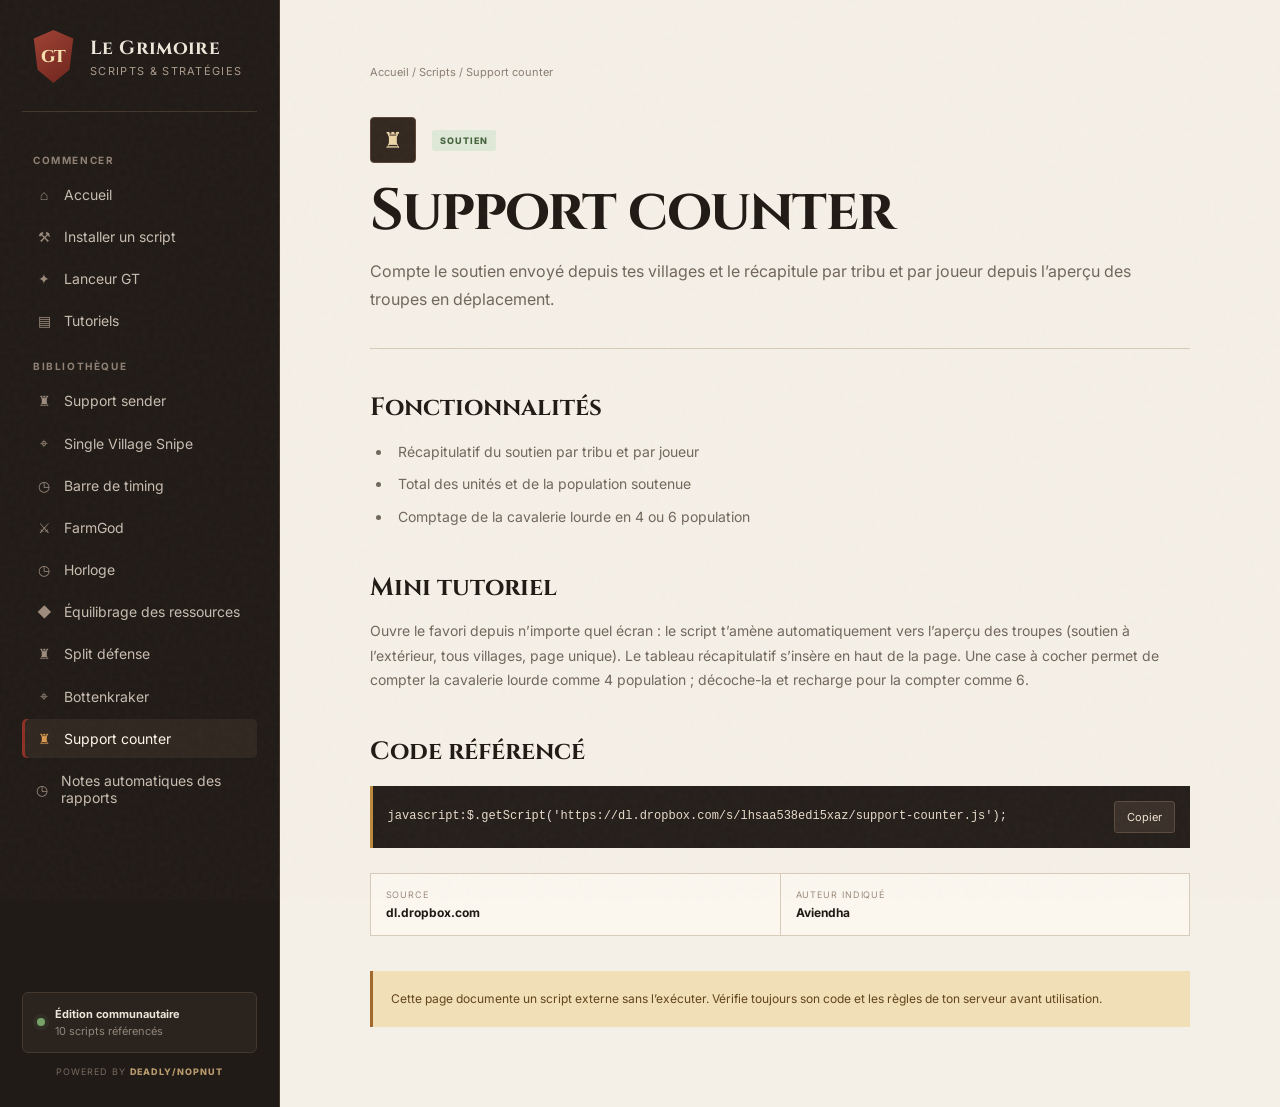
<file: scripts/support-counter.html>
<!doctype html>
<html lang="fr"><head><meta charset="UTF-8"><meta name="viewport" content="width=device-width,initial-scale=1"><title>Support counter — Le Grimoire GT</title><link rel="preconnect" href="https://fonts.googleapis.com"><link rel="preconnect" href="https://fonts.gstatic.com" crossorigin><link href="https://fonts.googleapis.com/css2?family=Cinzel:wght@600;700;800&family=Inter:wght@400;500;600;700&display=swap" rel="stylesheet"><link rel="stylesheet" href="../styles.css"></head>
<body class="doc-body" data-script-id="support-counter"><div class="doc-layout"><aside class="doc-sidebar"></aside><main class="doc-main"><div class="doc-container"><div class="doc-breadcrumb"><a href="../index.html">Accueil</a> / Scripts / Support counter</div><p class="doc-loading" id="pageLoading">Chargement de la fiche…</p><article id="scriptPage" hidden><header class="doc-header"><div class="doc-header-row"><span class="script-icon" id="pageIcon"></span><span id="pageCategory"></span></div><h1 id="pageTitle"></h1><p class="doc-lead" id="pageDescription"></p></header><div class="doc-content"><h2>Fonctionnalités</h2><ul id="pageFeatures"></ul><h2>Mini tutoriel</h2><p id="pageTutorial"></p><h2>Code référencé</h2><div class="code-block"><code id="pageCode"></code><button class="copy-button" id="copyPageCode">Copier</button></div><div class="doc-meta"><div><small>Source</small><strong id="pageSource"></strong></div><div><small>Auteur indiqué</small><strong id="pageAuthor"></strong></div></div><div class="doc-warning">Cette page documente un script externe sans l’exécuter. Vérifie toujours son code et les règles de ton serveur avant utilisation.</div></div></article></div></main></div><script src="../data/scripts-data.js"></script><script src="../script-page.js"></script></body></html>
</file>
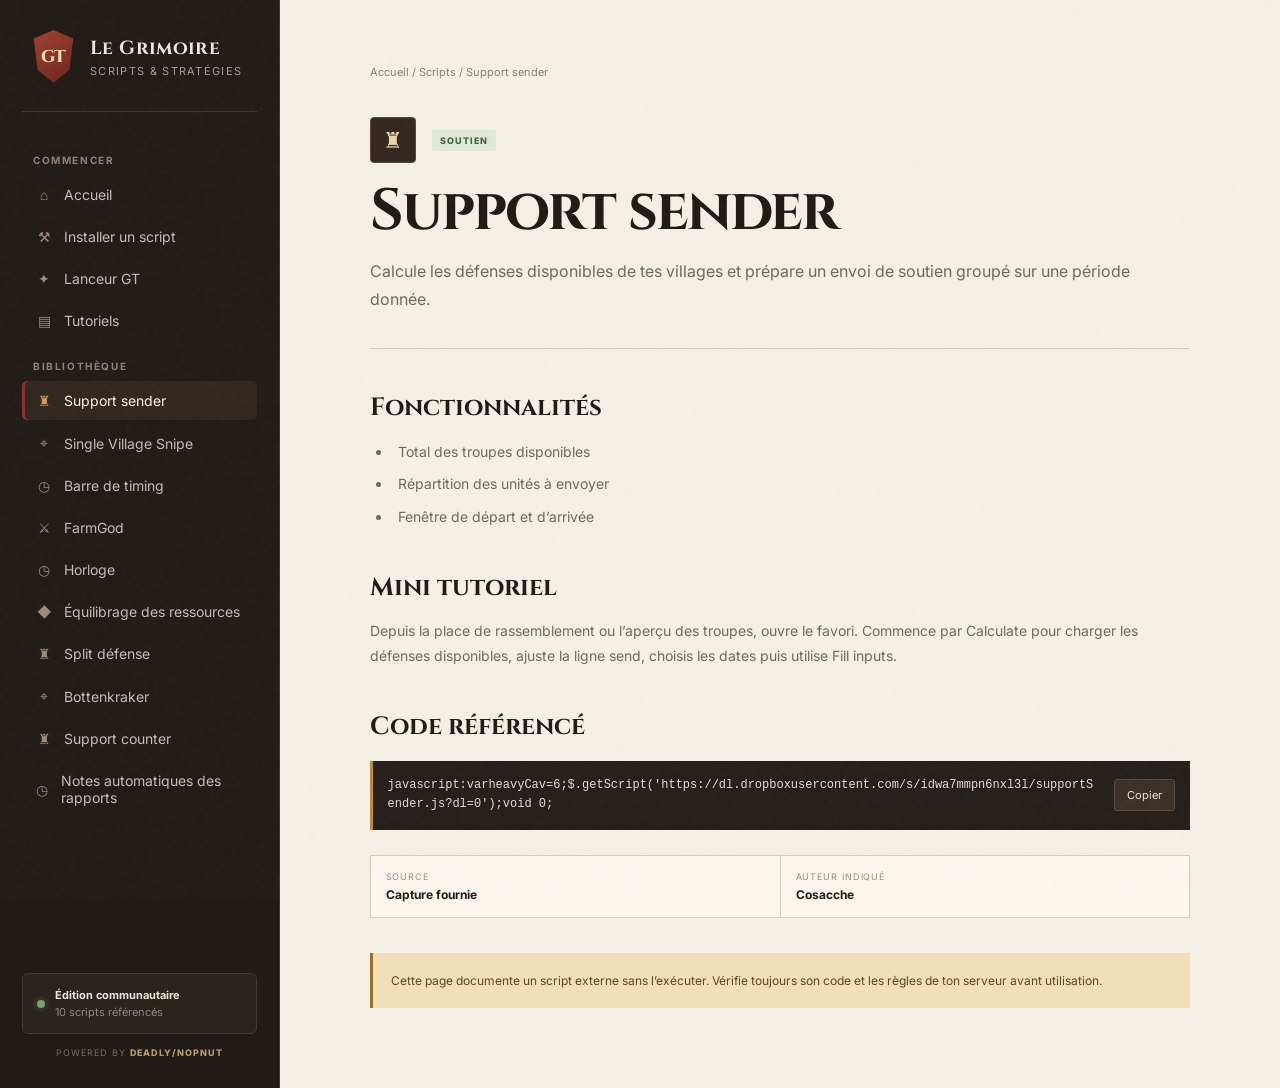
<file: scripts/support-sender.html>
<!doctype html>
<html lang="fr">
<head><meta charset="UTF-8"><meta name="viewport" content="width=device-width,initial-scale=1"><title>Support sender — Le Grimoire GT</title><link rel="preconnect" href="https://fonts.googleapis.com"><link rel="preconnect" href="https://fonts.gstatic.com" crossorigin><link href="https://fonts.googleapis.com/css2?family=Cinzel:wght@600;700;800&family=Inter:wght@400;500;600;700&display=swap" rel="stylesheet"><link rel="stylesheet" href="../styles.css"></head>
<body class="doc-body" data-script-id="support-sender"><div class="doc-layout"><aside class="doc-sidebar"><a class="brand" href="../index.html"><span class="brand-mark">GT</span><span><strong>Le Grimoire</strong><small>Scripts & stratégies</small></span></a><a class="doc-back" href="../index.html#bibliotheque">← Retour à la bibliothèque</a><nav><p class="doc-menu-title">Scripts</p><a class="doc-menu-link active" href="support-sender.html">Support sender</a><a class="doc-menu-link" href="single-village-snipe.html">Single Village Snipe</a><a class="doc-menu-link" href="timing-bar.html">Barre de timing</a><p class="doc-menu-title">Guides</p><a class="doc-menu-link" href="../tutoriels/index.html">Tutoriels</a></nav></aside><main class="doc-main"><div class="doc-container"><div class="doc-breadcrumb"><a href="../index.html">Accueil</a> / Scripts / Support sender</div><p class="doc-loading" id="pageLoading">Chargement de la fiche…</p><article id="scriptPage" hidden><header class="doc-header"><div class="doc-header-row"><span class="script-icon" id="pageIcon"></span><span id="pageCategory"></span></div><h1 id="pageTitle"></h1><p class="doc-lead" id="pageDescription"></p></header><div class="doc-content"><h2>Fonctionnalités</h2><ul id="pageFeatures"></ul><h2>Mini tutoriel</h2><p id="pageTutorial"></p><h2>Code référencé</h2><div class="code-block"><code id="pageCode"></code><button class="copy-button" id="copyPageCode">Copier</button></div><div class="doc-meta"><div><small>Source</small><strong id="pageSource"></strong></div><div><small>Auteur indiqué</small><strong id="pageAuthor"></strong></div></div><div class="doc-warning">Cette page documente un script externe sans l’exécuter. Vérifie toujours son code et les règles de ton serveur avant utilisation.</div></div></article></div></main></div><script src="../data/scripts-data.js"></script><script src="../script-page.js"></script></body></html>
</file>
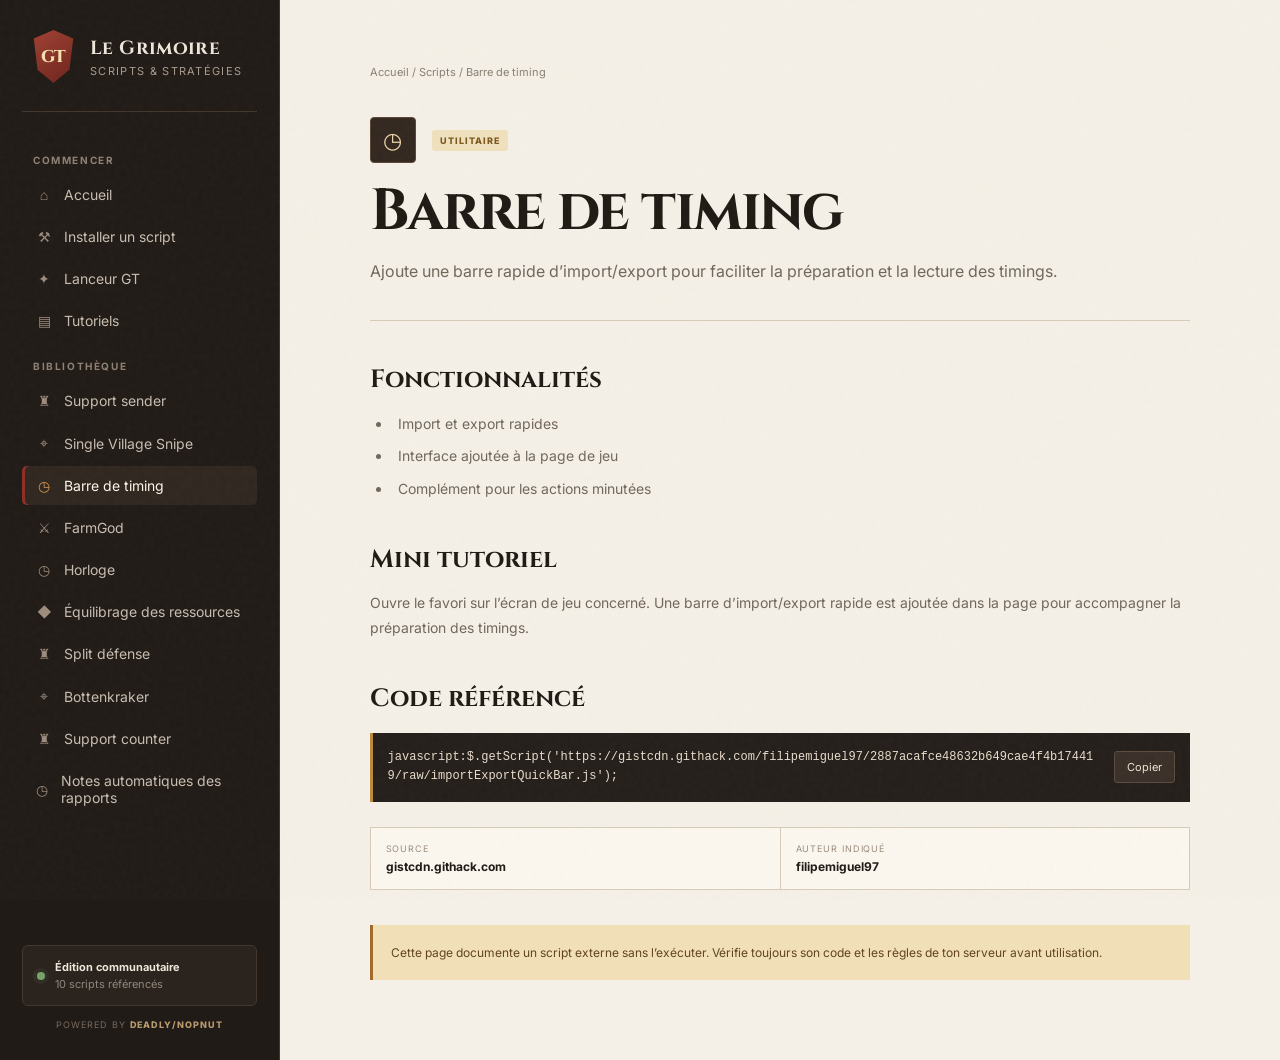
<file: scripts/timing-bar.html>
<!doctype html>
<html lang="fr">
<head><meta charset="UTF-8"><meta name="viewport" content="width=device-width,initial-scale=1"><title>Barre de timing — Le Grimoire GT</title><link rel="preconnect" href="https://fonts.googleapis.com"><link rel="preconnect" href="https://fonts.gstatic.com" crossorigin><link href="https://fonts.googleapis.com/css2?family=Cinzel:wght@600;700;800&family=Inter:wght@400;500;600;700&display=swap" rel="stylesheet"><link rel="stylesheet" href="../styles.css"></head>
<body class="doc-body" data-script-id="timing-bar"><div class="doc-layout"><aside class="doc-sidebar"><a class="brand" href="../index.html"><span class="brand-mark">GT</span><span><strong>Le Grimoire</strong><small>Scripts & stratégies</small></span></a><a class="doc-back" href="../index.html#bibliotheque">← Retour à la bibliothèque</a><nav><p class="doc-menu-title">Scripts</p><a class="doc-menu-link" href="support-sender.html">Support sender</a><a class="doc-menu-link" href="single-village-snipe.html">Single Village Snipe</a><a class="doc-menu-link active" href="timing-bar.html">Barre de timing</a><p class="doc-menu-title">Guides</p><a class="doc-menu-link" href="../tutoriels/index.html">Tutoriels</a></nav></aside><main class="doc-main"><div class="doc-container"><div class="doc-breadcrumb"><a href="../index.html">Accueil</a> / Scripts / Barre de timing</div><p class="doc-loading" id="pageLoading">Chargement de la fiche…</p><article id="scriptPage" hidden><header class="doc-header"><div class="doc-header-row"><span class="script-icon" id="pageIcon"></span><span id="pageCategory"></span></div><h1 id="pageTitle"></h1><p class="doc-lead" id="pageDescription"></p></header><div class="doc-content"><h2>Fonctionnalités</h2><ul id="pageFeatures"></ul><h2>Mini tutoriel</h2><p id="pageTutorial"></p><h2>Code référencé</h2><div class="code-block"><code id="pageCode"></code><button class="copy-button" id="copyPageCode">Copier</button></div><div class="doc-meta"><div><small>Source</small><strong id="pageSource"></strong></div><div><small>Auteur indiqué</small><strong id="pageAuthor"></strong></div></div><div class="doc-warning">Cette page documente un script externe sans l’exécuter. Vérifie toujours son code et les règles de ton serveur avant utilisation.</div></div></article></div></main></div><script src="../data/scripts-data.js"></script><script src="../script-page.js"></script></body></html>
</file>
<file: styles.css>
:root {
  --ink: #201a15;
  --muted: #71675c;
  --paper: #f5f0e7;
  --paper-deep: #ece3d4;
  --sidebar: #211b17;
  --sidebar-soft: #302720;
  --red: #8f2f26;
  --red-dark: #662019;
  --gold: #bd8a3b;
  --line: #d7cbb9;
  --green: #55714c;
  --shadow: 0 16px 45px rgba(42, 30, 20, 0.12);
}

* { box-sizing: border-box; }
html { scroll-behavior: smooth; }
body { margin: 0; color: var(--ink); background: var(--paper); font-family: "Inter", sans-serif; }
body::before { content: ""; position: fixed; inset: 0; pointer-events: none; opacity: .22; background-image: url("data:image/svg+xml,%3Csvg viewBox='0 0 180 180' xmlns='http://www.w3.org/2000/svg'%3E%3Cfilter id='n'%3E%3CfeTurbulence type='fractalNoise' baseFrequency='.9' numOctaves='3' stitchTiles='stitch'/%3E%3C/filter%3E%3Crect width='100%25' height='100%25' filter='url(%23n)' opacity='.13'/%3E%3C/svg%3E"); }
a { color: inherit; text-decoration: none; }
button, input { font: inherit; }

.page-shell { min-height: 100vh; display: grid; grid-template-columns: 280px 1fr; }
.sidebar { position: fixed; z-index: 20; inset: 0 auto 0 0; width: 280px; display: flex; flex-direction: column; padding: 30px 22px; color: #eee6da; background: var(--sidebar); border-right: 1px solid #43362b; }
.brand { display: flex; align-items: center; gap: 13px; padding: 0 8px 28px; border-bottom: 1px solid #43372d; }
.brand-mark { width: 47px; height: 53px; display: grid; place-items: center; color: #f5dfae; font: 800 17px "Cinzel"; background: linear-gradient(145deg, #a24436, #6c241d); clip-path: polygon(50% 0, 92% 16%, 84% 75%, 50% 100%, 16% 75%, 8% 16%); filter: drop-shadow(0 5px 6px #0007); }
.brand strong, .brand small { display: block; }
.brand strong { font: 700 19px "Cinzel"; letter-spacing: .02em; }
.brand small { margin-top: 3px; color: #a99a8c; font-size: 11px; text-transform: uppercase; letter-spacing: .12em; }
nav { padding-top: 22px; }
.nav-label { margin: 20px 11px 9px; color: #8f8174; font-size: 10px; font-weight: 700; text-transform: uppercase; letter-spacing: .16em; }
.nav-link { display: flex; align-items: center; gap: 11px; padding: 11px 13px; margin: 3px 0; border-radius: 5px; color: #c9bdb1; font-size: 14px; transition: .2s; }
.nav-link span { width: 18px; color: #9d8c7d; text-align: center; }
.nav-link:hover, .nav-link.active { color: #fff7e9; background: var(--sidebar-soft); }
.nav-link.active { box-shadow: inset 3px 0 var(--red); }
.nav-link.active span { color: #d99b4e; }
.sidebar-note { margin-top: auto; display: flex; gap: 10px; align-items: center; padding: 14px; background: #2a231e; border: 1px solid #44382e; border-radius: 6px; }
.sidebar-note strong, .sidebar-note small { display: block; font-size: 11px; }
.sidebar-note small { color: #92867b; margin-top: 3px; }
.status-dot { width: 8px; height: 8px; border-radius: 50%; background: #78a368; box-shadow: 0 0 0 4px #78a36818; }
.powered-by { margin: 13px 0 0; color: #776a5f; font-size: 9px; text-align: center; text-transform: uppercase; letter-spacing: .11em; }
.powered-by strong { color: #b99a6d; font-weight: 800; }

main { grid-column: 2; min-width: 0; }
.topbar { height: 72px; position: sticky; z-index: 10; top: 0; display: flex; justify-content: center; align-items: center; gap: 24px; padding: 0 5vw; background: rgba(245, 240, 231, .93); backdrop-filter: blur(12px); border-bottom: 1px solid var(--line); }
.search-wrap { width: min(520px, 60vw); height: 39px; display: flex; align-items: center; gap: 9px; padding: 0 12px; color: #8d8175; border: 1px solid var(--line); border-radius: 5px; background: #fffaf2; }
.search-wrap input { min-width: 0; flex: 1; color: var(--ink); border: 0; outline: 0; background: transparent; }
.search-wrap kbd { padding: 3px 6px; color: #948678; font-size: 10px; border: 1px solid #d8cebf; background: #eee7db; border-radius: 3px; }
.top-link { color: var(--muted); font-size: 13px; font-weight: 600; }
.menu-button { display: none; color: var(--ink); background: none; border: 0; font-size: 22px; }
.mobile-logo { display: none; }
.doc-mobile-header { display: none; }
.doc-menu-close, .doc-menu-overlay { display: none; }
.menu-close, .menu-overlay { display: none; }
.content { width: min(1180px, calc(100% - 80px)); margin: 0 auto; }

.hero { min-height: 480px; display: grid; grid-template-columns: 1.35fr .65fr; align-items: center; gap: 50px; padding: 78px 40px 68px; border-bottom: 1px solid var(--line); overflow: hidden; position: relative; }
.hero::after { content: ""; position: absolute; width: 460px; height: 460px; right: -170px; top: 30px; border: 1px solid #b99e7660; border-radius: 50%; box-shadow: 0 0 0 35px #b99e7608, 0 0 0 90px #b99e7607; }
.eyebrow { display: block; margin-bottom: 12px; color: var(--red); font-size: 11px; font-weight: 800; text-transform: uppercase; letter-spacing: .18em; }
h1, h2, h3 { font-family: "Cinzel", serif; }
h1 { max-width: 760px; margin: 0; font-size: clamp(39px, 5.2vw, 69px); line-height: 1.03; letter-spacing: -.035em; }
h1 em { color: var(--red); font-style: normal; }
.hero-copy > p { max-width: 670px; margin: 25px 0 30px; color: var(--muted); font-size: 16px; line-height: 1.75; }
.hero-actions { display: flex; flex-wrap: wrap; gap: 12px; }
.button { display: inline-flex; align-items: center; gap: 18px; padding: 13px 18px; border: 1px solid var(--line); border-radius: 3px; font-size: 13px; font-weight: 700; }
.button-primary { color: #fff9ef; background: var(--red); border-color: var(--red); box-shadow: 0 8px 20px #8f2f2630; }
.button-primary:hover { background: var(--red-dark); }
.button-ghost:hover { background: var(--paper-deep); }
.crest { position: relative; z-index: 1; text-align: center; color: #6d4b31; }
.crest-crown { color: var(--gold); font-size: 48px; line-height: .7; }
.crest-shield { width: 150px; height: 175px; margin: 5px auto 16px; display: grid; grid-template-columns: 1fr 1fr; place-items: center; overflow: hidden; color: #f1d9a7; font: 700 43px "Cinzel"; background: linear-gradient(90deg, var(--red) 50%, #342820 50%); border: 6px solid #9c743c; clip-path: polygon(50% 0, 95% 14%, 86% 72%, 50% 100%, 14% 72%, 5% 14%); filter: drop-shadow(0 18px 16px #38271635); }
.crest p { font: 700 9px "Cinzel"; text-transform: uppercase; letter-spacing: .2em; }
.stats { display: grid; grid-template-columns: repeat(3, 1fr); margin: -1px 0 0; background: #ece3d6; border-bottom: 1px solid var(--line); }
.stats div { display: flex; align-items: center; gap: 15px; padding: 25px 36px; border-right: 1px solid var(--line); }
.stats div:last-child { border: 0; }
.stats strong { color: var(--red); font: 700 27px "Cinzel"; }
.stats span { color: var(--muted); font-size: 11px; font-weight: 700; text-transform: uppercase; letter-spacing: .08em; }

.section { padding: 80px 40px 15px; scroll-margin-top: 65px; }
.section-heading { display: flex; justify-content: space-between; align-items: end; gap: 20px; margin-bottom: 30px; }
.section-heading h2 { margin: 0; font-size: clamp(27px, 3vw, 39px); }
.result-count { color: var(--muted); font-size: 12px; }
.category-filters { display: flex; flex-wrap: wrap; gap: 8px; margin: -10px 0 24px; }
.filter-button { padding: 8px 13px; color: var(--muted); background: #fbf7ef; border: 1px solid var(--line); border-radius: 99px; cursor: pointer; font-size: 11px; font-weight: 700; }
.filter-button:hover, .filter-button.active { color: #fff8ee; background: var(--red); border-color: var(--red); }
.filter-button span { margin-left: 5px; opacity: .7; }
.script-grid { display: grid; grid-template-columns: repeat(3, 1fr); gap: 18px; }
.script-card { display: flex; flex-direction: column; min-height: 350px; padding: 25px; background: #fbf7ef; border: 1px solid var(--line); border-radius: 5px; box-shadow: 0 4px 0 transparent; transition: transform .2s, box-shadow .2s; scroll-margin-top: 90px; }
.script-card:hover { transform: translateY(-4px); box-shadow: var(--shadow); }
.card-top, .detail-title { display: flex; align-items: center; justify-content: space-between; gap: 12px; }
.script-icon { width: 46px; height: 46px; flex: 0 0 46px; display: grid; place-items: center; color: #ecd5a7; background: #332820; border: 1px solid #5c4636; font-size: 22px; border-radius: 4px; }
.badge { display: inline-block; width: max-content; padding: 5px 8px; font-size: 9px; font-weight: 800; text-transform: uppercase; letter-spacing: .12em; border-radius: 3px; }
.badge-green { color: #46633e; background: #dfe9d8; }
.badge-red { color: #81291f; background: #f0d8d4; }
.badge-gold { color: #7b591e; background: #f0e1bd; }
.script-card h3 { margin: 24px 0 10px; font-size: 20px; }
.script-card p { margin: 0; color: var(--muted); font-size: 13px; line-height: 1.65; }
.feature-list { margin: 18px 0 24px; padding: 0; list-style: none; color: #574d43; font-size: 12px; line-height: 1.8; }
.feature-list li::before { content: "◆"; margin-right: 9px; color: var(--gold); font-size: 7px; vertical-align: 2px; }
.card-link { margin-top: auto; padding-top: 16px; color: var(--red); font-size: 12px; font-weight: 800; border-top: 1px solid #e2d8c9; }
.card-link span { float: right; }
.empty-state { padding: 50px; text-align: center; color: var(--muted); border: 1px dashed var(--line); }

.guide-section { padding-top: 100px; }
.steps { display: grid; grid-template-columns: repeat(2, 1fr); gap: 1px; padding: 1px; list-style: none; background: var(--line); border: 1px solid var(--line); }
.steps li { display: flex; gap: 17px; padding: 25px; background: #f9f5ed; }
.steps li > span { width: 31px; height: 31px; flex: 0 0 31px; display: grid; place-items: center; color: #f8e9d0; font: 700 13px "Cinzel"; background: var(--red); border-radius: 50%; }
.steps strong { font-family: "Cinzel"; font-size: 14px; }
.steps p { margin: 7px 0 0; color: var(--muted); font-size: 12px; line-height: 1.6; }
.installation-note { margin-top: 18px; }
.launcher-section { scroll-margin-top: 65px; }
.launcher-card { padding: 28px; background: #fbf7ef; border: 1px solid var(--line); box-shadow: var(--shadow); }
.launcher-copy { display: flex; align-items: center; gap: 17px; }
.launcher-copy h3 { margin: 0 0 7px; font-size: 19px; }
.launcher-copy p { max-width: 750px; margin: 0; color: var(--muted); font-size: 13px; line-height: 1.65; }
.launcher-steps { margin: 25px 0; padding-left: 22px; color: var(--muted); font-size: 12px; line-height: 1.8; }
.launcher-action { display: flex; align-items: center; gap: 12px; padding: 13px; background: #251f1b; border-left: 3px solid var(--gold); }
.launcher-action code { min-width: 0; flex: 1; overflow: hidden; color: #cdbfae; font: 11px ui-monospace, monospace; text-overflow: ellipsis; white-space: nowrap; }
.launcher-action .button { flex: 0 0 auto; cursor: pointer; }
.launcher-status { min-height: 18px; margin: 10px 0 0; color: var(--green); font-size: 11px; }
.tutorials-section { scroll-margin-top: 65px; }
.unavailable-card { display: grid; grid-template-columns: auto 1fr auto; align-items: center; gap: 22px; padding: 30px; color: #6d6258; background: repeating-linear-gradient(135deg, #f3ede3, #f3ede3 12px, #efe7db 12px, #efe7db 24px); border: 1px dashed #bbaa94; }
.unavailable-icon { width: 58px; height: 58px; display: grid; place-items: center; color: #a39078; background: #e6dccd; border: 1px solid #cfc0ad; border-radius: 50%; font-size: 25px; }
.unavailable-card h3 { margin: 0 0 8px; color: #55493f; font-size: 18px; }
.unavailable-card p { max-width: 680px; margin: 0; font-size: 12px; line-height: 1.65; }
.unavailable-status { padding: 9px 12px; color: #75695d; background: #e5dbcd; border: 1px solid #cbbca9; border-radius: 3px; font-size: 10px; font-weight: 800; text-transform: uppercase; letter-spacing: .08em; white-space: nowrap; }
.detail-section { padding-bottom: 50px; }
.script-detail { margin-bottom: 18px; padding: 28px; background: #fbf7ef; border: 1px solid var(--line); scroll-margin-top: 90px; }
.detail-title { justify-content: flex-start; }
.detail-title h3 { margin: 5px 0 0; font-size: 22px; }
.script-detail > p { color: var(--muted); font-size: 13px; line-height: 1.7; }
.code-block { display: flex; align-items: center; gap: 16px; margin-top: 18px; padding: 15px; background: #251f1b; border-left: 3px solid var(--gold); }
.code-block code { min-width: 0; flex: 1; overflow-wrap: anywhere; color: #e9ddcc; font: 12px/1.6 ui-monospace, SFMono-Regular, Menlo, monospace; }
.copy-button { flex: 0 0 auto; padding: 8px 12px; color: #f2e5d2; background: #3a3029; border: 1px solid #5d4c3e; border-radius: 3px; cursor: pointer; font-size: 11px; }
.copy-button:hover { background: var(--red); }
.script-detail .source { margin-bottom: 0; color: #8b7f73; font-size: 10px; }
.warning { display: flex; gap: 17px; margin: 35px 40px 70px; padding: 24px; color: #50351e; background: #f0dfb7; border: 1px solid #d0ad67; }
.warning > span { width: 30px; height: 30px; flex: 0 0 30px; display: grid; place-items: center; color: #fff4df; background: #8f5b24; border-radius: 50%; font-weight: 800; }
.warning strong { font-family: "Cinzel"; }
.warning p { margin: 7px 0 0; font-size: 12px; line-height: 1.65; }
footer { display: flex; justify-content: space-between; gap: 20px; padding: 28px 40px 45px; color: #8b8075; font-size: 10px; border-top: 1px solid var(--line); }
footer strong { color: var(--red); }
.toast { position: fixed; z-index: 50; right: 24px; bottom: 24px; padding: 13px 17px; color: #fff5e7; background: #2e2721; border-left: 3px solid var(--gold); box-shadow: var(--shadow); transform: translateY(90px); opacity: 0; transition: .25s; font-size: 12px; }
.toast.show { transform: none; opacity: 1; }

.doc-body { min-height: 100vh; }
.doc-layout { min-height: 100vh; display: grid; grid-template-columns: 280px minmax(0, 1fr); }
.doc-sidebar { min-height: 100vh; display: flex; flex-direction: column; padding: 30px 22px; color: #eee6da; background: var(--sidebar); border-right: 1px solid #43362b; }
.doc-back { display: block; margin-bottom: 24px; color: #cbbcac; font-size: 12px; }
.doc-back:hover { color: #fff6e8; }
.doc-menu-title { margin: 24px 0 9px; color: #8f8174; font-size: 10px; font-weight: 800; text-transform: uppercase; letter-spacing: .14em; }
.doc-menu-link { display: block; padding: 9px 11px; color: #c9bdb1; border-radius: 4px; font-size: 12px; }
.doc-menu-link:hover, .doc-menu-link.active { color: #fff7e9; background: var(--sidebar-soft); }
.doc-main { min-width: 0; padding: 65px clamp(25px, 7vw, 100px) 80px; }
.doc-container { width: min(850px, 100%); margin: auto; }
.doc-breadcrumb { margin-bottom: 38px; color: #8a7e72; font-size: 11px; }
.doc-breadcrumb a:hover { color: var(--red); }
.doc-header { padding-bottom: 35px; border-bottom: 1px solid var(--line); }
.doc-header-row { display: flex; align-items: center; gap: 16px; margin-bottom: 19px; }
.doc-header h1 { margin: 0 0 15px; font-size: clamp(36px, 6vw, 58px); }
.doc-lead { margin: 0; color: var(--muted); font-size: 16px; line-height: 1.75; }
.doc-content { padding-top: 0; }
.doc-content h2 { margin: 42px 0 15px; font-size: 25px; }
.doc-content p, .doc-content li { color: var(--muted); font-size: 14px; line-height: 1.75; }
.doc-content ol, .doc-content ul { padding-left: 22px; }
.doc-content li { padding-left: 6px; margin-bottom: 8px; }
.doc-meta { display: grid; grid-template-columns: repeat(2, 1fr); gap: 1px; margin: 25px 0; padding: 1px; background: var(--line); }
.doc-meta div { padding: 15px; background: #fbf7ef; }
.doc-meta small, .doc-meta strong { display: block; }
.doc-meta small { margin-bottom: 5px; color: #9b8c7d; font-size: 9px; text-transform: uppercase; letter-spacing: .1em; }
.doc-meta strong { font-size: 12px; }
.doc-warning { margin-top: 35px; padding: 18px; color: #62451f; background: #f0dfb7; border-left: 3px solid #a36b2b; font-size: 12px; line-height: 1.65; }
.doc-loading { padding: 60px 0; color: var(--muted); text-align: center; }
.tutorial-placeholder { min-height: 70vh; display: grid; place-items: center; text-align: center; }
.tutorial-placeholder .unavailable-icon { margin: 0 auto 20px; }
.tutorial-placeholder h1 { margin: 0 0 14px; }
.tutorial-placeholder p { max-width: 570px; color: var(--muted); line-height: 1.7; }

@media (max-width: 980px) {
  .page-shell { grid-template-columns: 1fr; }
  main { grid-column: 1; }
  .sidebar { padding-top: 76px; transform: translateX(-100%); transition: transform .25s; box-shadow: 20px 0 60px #0004; }
  .sidebar.open { transform: none; }
  .menu-close { position: absolute; z-index: 2; top: 20px; right: 22px; width: 36px; height: 36px; display: grid; place-items: center; color: #d7c9ba; background: #302720; border: 1px solid #4b3d32; border-radius: 4px; cursor: pointer; font-size: 25px; line-height: 1; }
  .menu-overlay { position: fixed; z-index: 15; inset: 0; display: block; padding: 0; visibility: hidden; opacity: 0; background: rgba(22, 17, 13, .55); border: 0; transition: opacity .2s, visibility .2s; }
  .menu-overlay.open { visibility: visible; opacity: 1; }
  body.menu-open { overflow: hidden; touch-action: none; }
  body.menu-open .sidebar { overflow-y: auto; overscroll-behavior: contain; touch-action: pan-y; -webkit-overflow-scrolling: touch; }
  .menu-button { display: block; }
  .mobile-logo { width: 34px; height: 39px; flex: 0 0 34px; display: grid; place-items: center; color: #f5dfae; background: linear-gradient(145deg, #a24436, #6c241d); clip-path: polygon(50% 0, 92% 16%, 84% 75%, 50% 100%, 16% 75%, 8% 16%); filter: drop-shadow(0 3px 4px #0004); }
  .mobile-logo span { font: 800 12px "Cinzel", serif; }
  .topbar { justify-content: flex-start; padding: 0 22px; }
  .top-link { margin-left: auto; }
  .content { width: min(100%, 850px); }
  .hero { grid-template-columns: 1fr; padding-inline: 7vw; }
  .crest { display: none; }
  .script-grid { grid-template-columns: 1fr 1fr; }
  .stats div { padding-inline: 20px; }
  .doc-layout { grid-template-columns: 1fr; }
  .doc-mobile-header { position: sticky; z-index: 25; top: 0; height: 64px; display: flex; align-items: center; gap: 14px; padding: 0 20px; background: rgba(245, 240, 231, .96); backdrop-filter: blur(12px); border-bottom: 1px solid var(--line); }
  .doc-menu-button { padding: 6px; color: var(--ink); background: none; border: 0; cursor: pointer; font-size: 22px; }
  .doc-mobile-header .mobile-logo { display: grid; }
  .doc-mobile-title { font: 700 16px "Cinzel", serif; }
  .doc-sidebar { position: fixed; z-index: 40; inset: 0 auto 0 0; width: 280px; padding-top: 76px; transform: translateX(-105%); transition: transform .25s; box-shadow: 20px 0 60px #0004; overflow-x: hidden; overflow-y: auto; overscroll-behavior: contain; -webkit-overflow-scrolling: touch; }
  .doc-sidebar.open { transform: none; }
  .doc-menu-close { position: absolute; z-index: 2; top: 20px; right: 22px; width: 36px; height: 36px; display: grid; place-items: center; color: #d7c9ba; background: #302720; border: 1px solid #4b3d32; border-radius: 4px; cursor: pointer; font-size: 25px; line-height: 1; }
  .doc-menu-close:hover { color: #fff7e9; background: var(--red); }
  .doc-menu-overlay { position: fixed; z-index: 35; inset: 0; display: block; padding: 0; visibility: hidden; opacity: 0; background: rgba(22, 17, 13, .55); border: 0; transition: opacity .2s, visibility .2s; }
  .doc-menu-overlay.open { visibility: visible; opacity: 1; }
  body.doc-menu-open { overflow: hidden; touch-action: none; }
  body.doc-menu-open .doc-sidebar { touch-action: pan-y; }
  .doc-sidebar nav { display: block; padding-top: 22px; }
  .doc-sidebar .nav-link { display: flex; width: 100%; }
}

@media (max-width: 650px) {
  .top-link, .search-wrap kbd { display: none; }
  .search-wrap { width: auto; flex: 1; }
  .hero { min-height: 450px; padding-top: 55px; }
  .stats { grid-template-columns: 1fr; }
  .stats div { border-right: 0; border-bottom: 1px solid var(--line); }
  .section { padding: 65px 20px 10px; }
  .script-grid, .steps { grid-template-columns: 1fr; }
  .unavailable-card { grid-template-columns: 1fr; text-align: center; }
  .unavailable-icon { margin: auto; }
  .unavailable-status { white-space: normal; }
  .warning { margin: 35px 20px 55px; }
  .code-block { align-items: stretch; flex-direction: column; }
  .launcher-action { align-items: stretch; flex-direction: column; }
  .launcher-action code { padding: 5px; white-space: normal; overflow-wrap: anywhere; }
  footer { flex-direction: column; padding-inline: 20px; }
}
</file>
